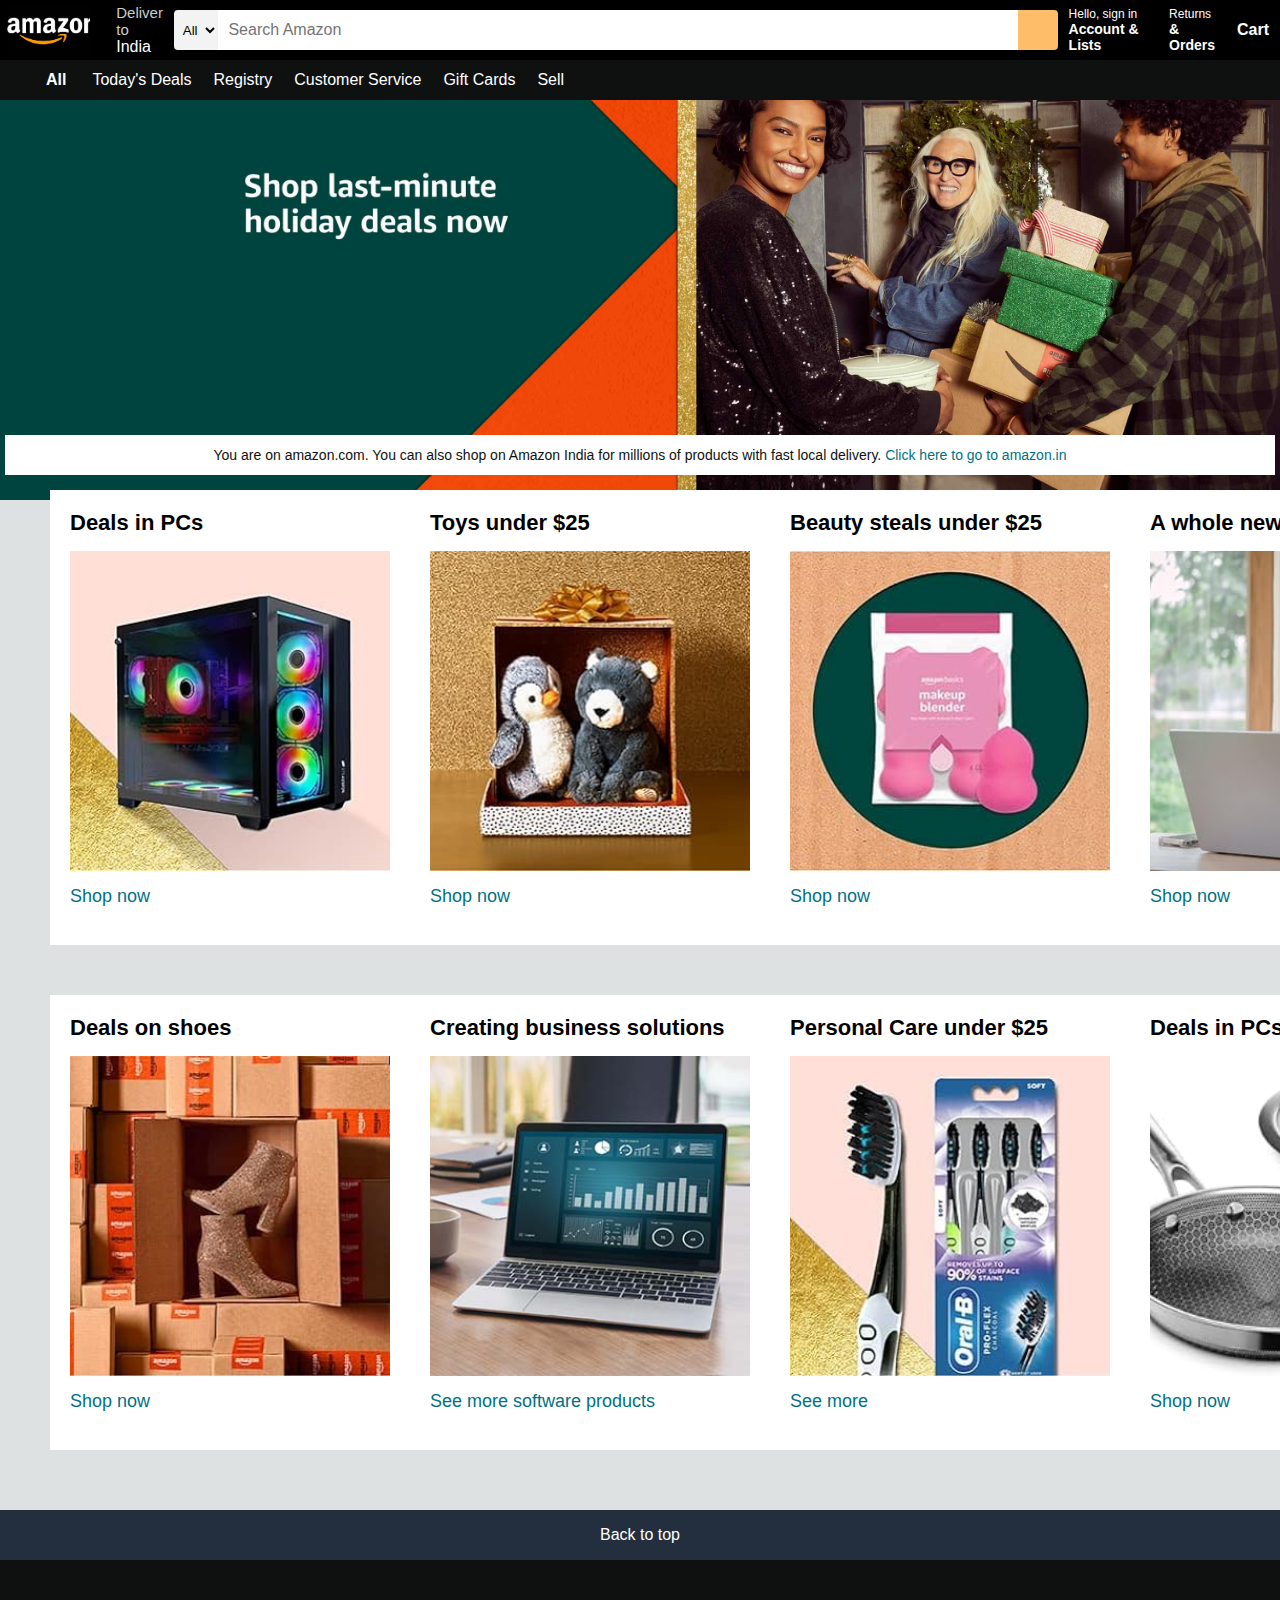
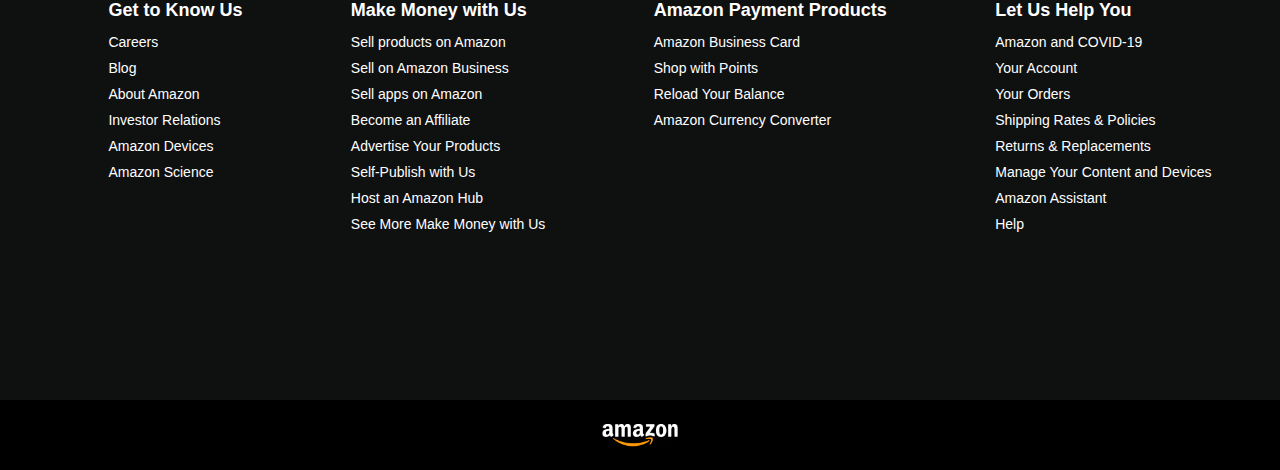
<file: amazon/index.html>
<!DOCTYPE html>
<html lang="en">
<head>
    <meta charset="UTF-8">
    <meta name="viewport" content="width=device-width, initial-scale=1.0">
    <title>Amazon</title>
    <link rel="stylesheet" href="https://cdnjs.cloudflare.com/ajax/libs/font-awesome/6.5.1/css/all.min.css" integrity="sha512-DTOQO9RWCH3ppGqcWaEA1BIZOC6xxalwEsw9c2QQeAIftl+Vegovlnee1c9QX4TctnWMn13TZye+giMm8e2LwA==" crossorigin="anonymous" referrerpolicy="no-referrer" />
    <link rel="stylesheet" href="styles.css">
</head>
<body>
    <header>
        <div class="navbar">
            <div class="nav-logo border">
                <div class="logo"></div>
            </div>
    
            <div class="address-box border">
                <div class="add-pin">
                    <i class="fa-solid fa-location-dot"></i>
                </div>
                <div class="add-loc">
                    <div class="add-first">Deliver to</div>
                    <div class="add-sec">India</div>
                </div>
            </div>
    
            <div class="nav-search">
                <select class="select-item">
                    <option value="All">All</option>
                </select>
                <input class="search-item" type="text" placeholder="Search Amazon">
                <div class="search-icon">
                    <i class="fa-solid fa-magnifying-glass"></i>
                </div>
            </div>
    
            <div class="nav-sign-in border">
                <div>
                    <p class="box1">Hello, sign in</p>
                    <p class="box2">Account & Lists</p></div>
            </div>
    
            <div class="nav-return border">
                <div>
                    <p class="box1">Returns</p>
                    <p class="box2">& Orders</p></div>
            </div>
    
            <div class="nav-cart border">
                <div class="cart-box">
                    <i class="fa-solid fa-cart-shopping"></i>
                    <p class="cart">Cart</p>
                </div>
            </div>
        </div>

        <div class="panel">
            <div class="menu border">
                <i class="fa-solid fa-bars"></i>
                <p class="all">All</p>
            </div>

            <div class="panel-list">
                <div><a href="#">Today's Deals</a></div>
                <div><a href="#">Registry</a></div>
                <div><a href="#">Customer Service</a></div>
                <div><a href="#">Gift Cards</a></div>
                <div><a href="#">Sell</a></div>
            </div>
        </div>
    </header>

    <main>
        <div class="hero-section">
            <div class="hero-msg-box">
                <div class="hero-msg">
                    <p>You are on amazon.com. You can also shop on Amazon India for millions of products with fast local delivery. 
                        <a href="#">Click here to go to amazon.in</a>
                    </p>
                </div>
            </div>
        </div>

        <div class="shop-section">
            <div class="shop-box">
                <div class="box">
                    <h2>Deals in PCs</h2>
                    <div class="shop-box-img">
                        <img class="img" src="images/image1.jpg" alt="image1">
                    </div>
                    <a href="#">Shop now</a>
                </div>
            </div>
            <div class="shop-box">
                <div class="box">
                    <h2>Toys under $25</h2>
                    <div class="shop-box-img">
                        <img class="img" src="images/image2.jpg" alt="image2">
                    </div>
                    <a href="#">Shop now</a>
                </div>
            </div>
            <div class="shop-box">
                <div class="box">
                    <h2>Beauty steals under $25</h2>
                    <div class="shop-box-img">
                        <img class="img" src="images/image3.jpg" alt="image3">
                    </div>
                    <a href="#">Shop now</a>
                </div>
            </div>
            <div class="shop-box">
                <div class="box">
                    <h2>A whole new way to work</h2>
                    <div class="shop-box-img">
                        <img class="img" src="images/image4.jpg" alt="image4">
                    </div>
                    <a href="#">Shop now</a>
                </div>
            </div>
        </div>
        <div class="shop-section">
            <div class="shop-box">
                <div class="box">
                    <h2>Deals on shoes</h2>
                    <div class="shop-box-img">
                        <img class="img" src="images/image5.jpg" alt="image5">
                    </div>
                    <a href="#">Shop now</a>
                </div>
            </div>
            <div class="shop-box">

                <div class="box">
                    <h2>Creating business solutions</h2>
                    <div class="shop-box-img">
                        <img class="img" src="images/image6.jpg" alt="image6">
                    </div>
                    <a href="#">See more software products</a>
                </div>
            </div>
            <div class="shop-box">
                <div class="box">
                    <h2>Personal Care under $25</h2>
                    <div class="shop-box-img">
                        <img class="img" src="images/image7.jpg" alt="image7">
                    </div>
                    <a href="#">See more</a>
                </div>
            </div>
            <div class="shop-box">
                <div class="box">
                    <h2>Deals in PCs</h2>
                    <div class="shop-box-img">
                        <img class="img" src="images/image8.jpg" alt="image8">
                    </div>
                    <a href="#">Shop now</a>
                </div>
            </div>
        </div>
    </main>
    <footer>
        <div class="foot-bar" style="height: 510px;">
            <div class="back-to-top"><p>Back to top</p></div>
            <div class="foot-contact-us">
                <div class="foot-box">
                    <h4>Get to Know Us</h4>
                    <ul>
                        <li><a href="#">Careers</a></li>
                        <li><a href="#">Blog</a></li>
                        <li><a href="#">About Amazon</a></li>
                        <li><a href="#">Investor Relations</a></li>
                        <li><a href="#">Amazon Devices</a></li>
                        <li><a href="#">Amazon Science</a></li>
                    </ul>
                </div>
                <div class="foot-box">
                    <h4>Make Money with Us</h4>
                    <ul>
                        <li><a href="#">Sell products on Amazon</a></li>
                        <li><a href="#">Sell on Amazon Business</a></li>
                        <li><a href="#">Sell apps on Amazon</a></li>
                        <li><a href="#">Become an Affiliate</a></li>
                        <li><a href="#">Advertise Your Products</a></li>
                        <li><a href="#">Self-Publish with Us</a></li>
                        <li><a href="#">Host an Amazon Hub</a></li>
                        <li><a href="#">See More Make Money with Us</a></li>
                    </ul>
                </div>
                <div class="foot-box">
                    <h4>Amazon Payment Products</h4>
                    <ul>
                        <li><a href="#">Amazon Business Card</a></li>
                        <li><a href="#">Shop with Points</a></li>
                        <li><a href="#">Reload Your Balance</a></li>
                        <li><a href="#">Amazon Currency Converter</a></li>
                    </ul>
                </div>
                <div class="foot-box">
                    <h4>Let Us Help You</h4>
                    <ul>
                        <li><a href="#">Amazon and COVID-19</a></li>
                        <li><a href="#">Your Account</a></li>
                        <li><a href="#">Your Orders</a></li>
                        <li><a href="#">Shipping Rates & Policies</a></li>
                        <li><a href="#">Returns & Replacements</a></li>
                        <li><a href="#">Manage Your Content and Devices</a></li>
                        <li><a href="#">Amazon Assistant</a></li>
                        <li><a href="#">Help</a></li>
                    </ul>
                </div>
            </div>
            <div class="foot-amazon">
                <img class="foot-logo" src="images/amazon_logo.jpg" alt="amazon_logo">
            </div>
        </div>
    </footer>
</body>
</html>
</file>
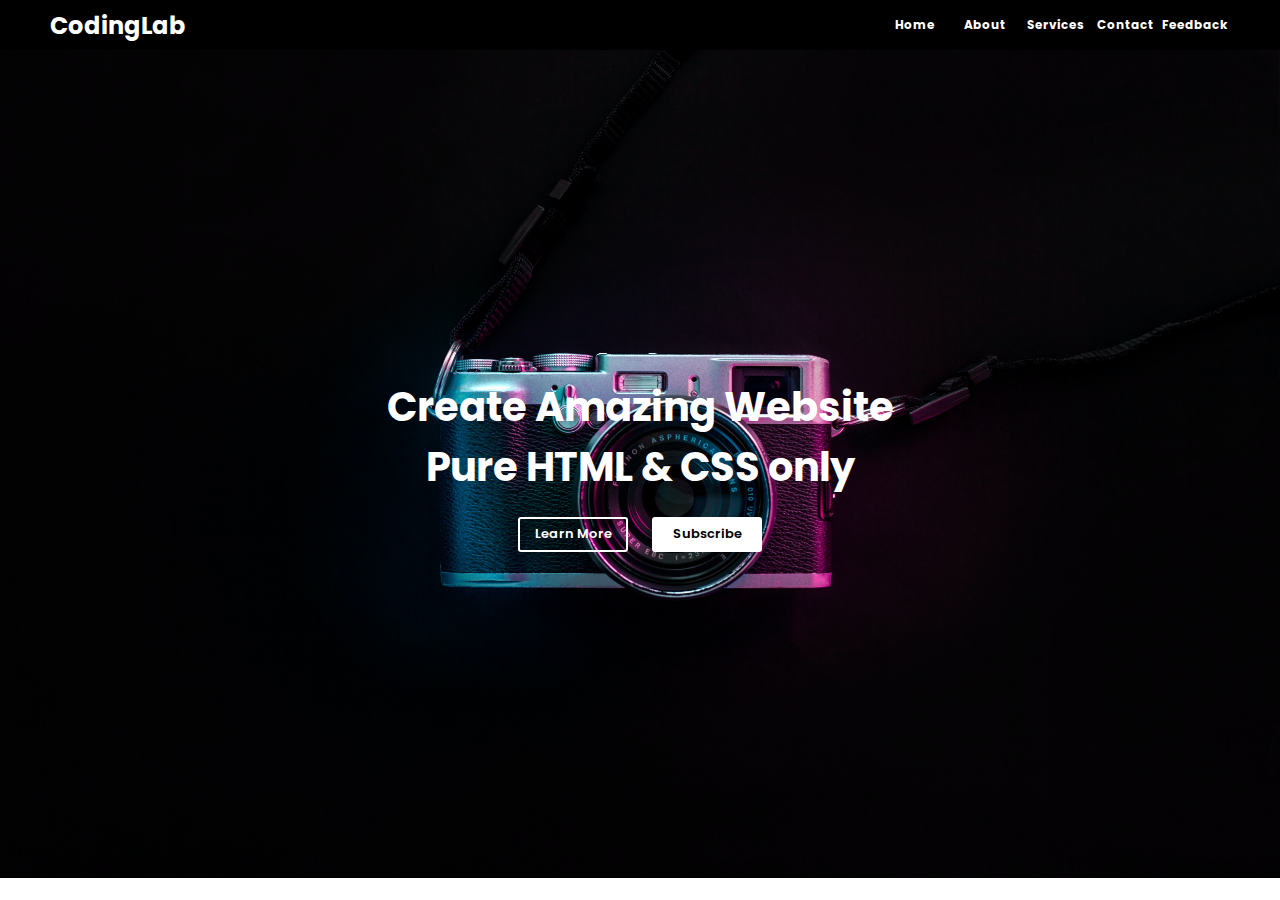
<file: Simple Website/index.html>
<!DOCTYPE html>
<html lang="en">
<head>
    <meta charset="UTF-8">
    <meta name="viewport" content="width=device-width, initial-scale=1.0">
    <title>Simple Website</title>
    <link rel="stylesheet" href="styles.css">
</head>
<body>
    <section>
        <header>
            <h2>CodingLab</h2>
            <div class="header-links">
                <a href="#">Home</a>
                <a href="#">About</a>
                <a href="#">Services</a>
                <a href="#">Contact</a>
                <a href="#">Feedback</a>
            </div>
        </header>
        <main>
            <h1>Create Amazing Website</h1>
            <h1>Pure HTML & CSS only</h1>
            <div class="buttons">
                <button class="learnMore">Learn More</button>
                <button class="subscribe">Subscribe</button>
            </div>
        </main>
    </section>
</body>
</html>
</file>
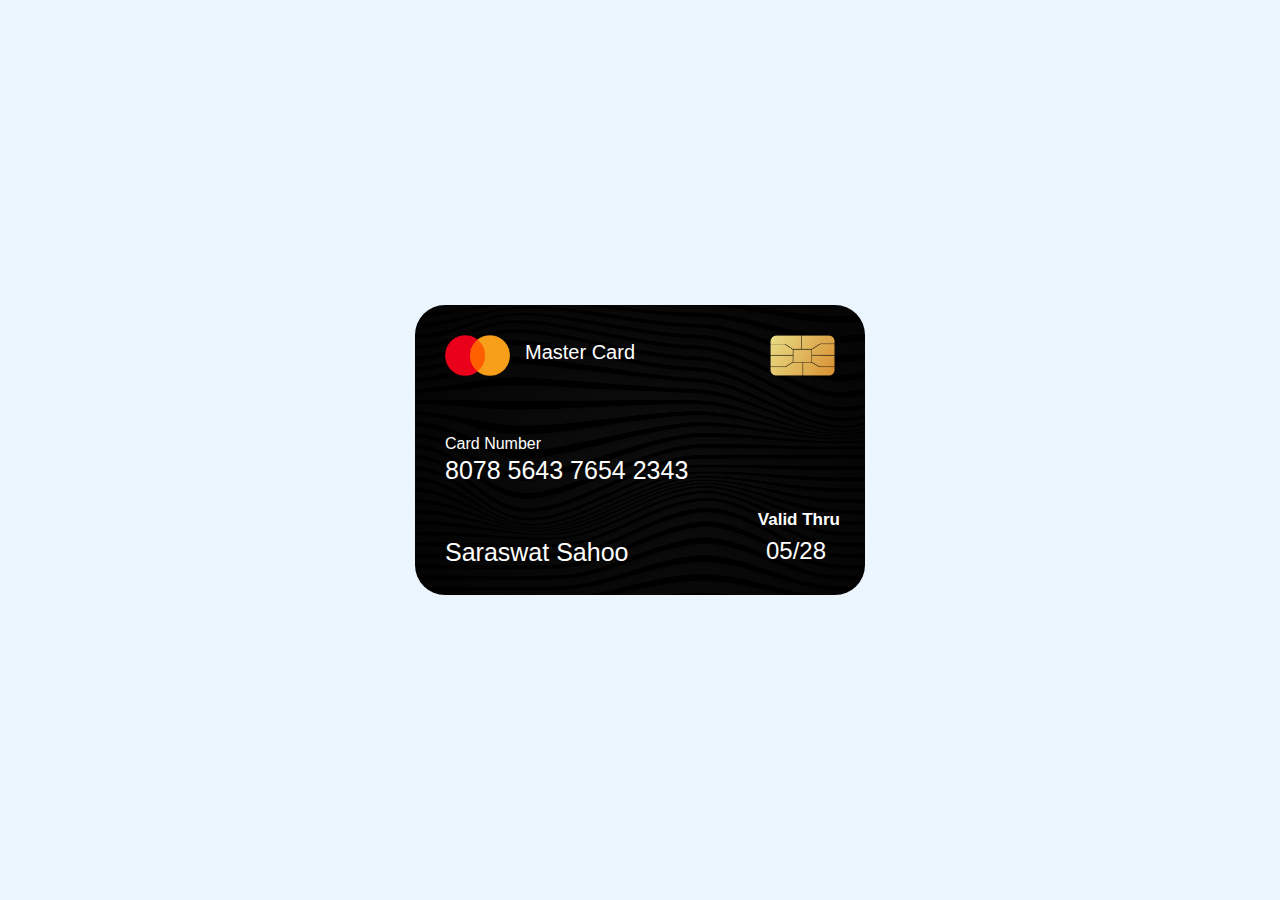
<file: Credit Card/creditCard.html>
<!DOCTYPE html>
<html lang="en">
<head>
    <meta charset="UTF-8">
    <meta name="viewport" content="width=device-width, initial-scale=1.0">
    <link rel="stylesheet" href="styles.css">
    <title>Credit Card</title>
</head>
<body>
    <section>
        <div class="card">
            <header>
                <img class="logo" src="logo.png">
                <p>Master Card</p>
                <img class="chip" src="chip.png">
            </header>
            <h4>Card Number</h4>
            <p class="number">8078 5643 7654 2343</p>
            <p class="name">Saraswat Sahoo</p>
            <p class="valid">Valid Thru</p>
            <p class="date">05/28</p>
        </div>
    </section>
</body>
</html>
</file>
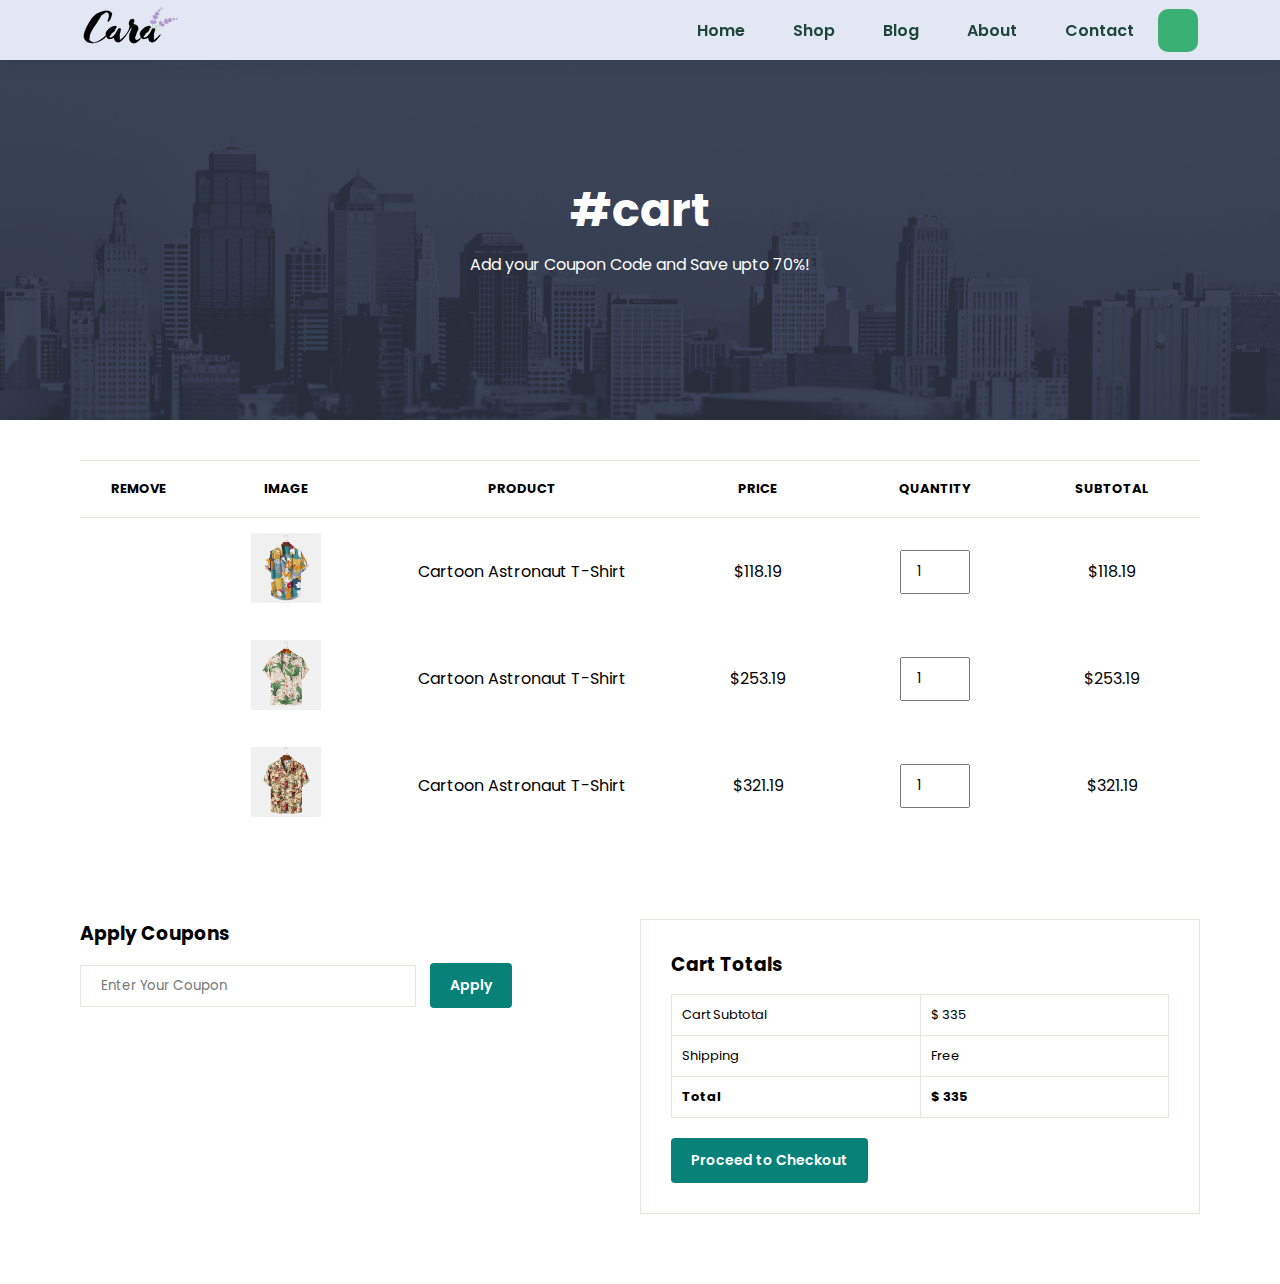
<file: E-comerce Website HTML CSS JS/cart.html>
<!DOCTYPE html>
<html lang="en">
<head>
    <meta charset="UTF-8">
    <meta name="viewport" content="width=device-width, initial-scale=1.0">
    <link rel="stylesheet" href="styles.css">
    <link rel="stylesheet" href="https://cdnjs.cloudflare.com/ajax/libs/font-awesome/6.5.1/css/all.min.css" integrity="sha512-DTOQO9RWCH3ppGqcWaEA1BIZOC6xxalwEsw9c2QQeAIftl+Vegovlnee1c9QX4TctnWMn13TZye+giMm8e2LwA==" crossorigin="anonymous" referrerpolicy="no-referrer" />
    <title>Ecomerce Website</title>
</head>
<body>
    <header>
        <a href="/"><img src="img/logo.png" alt="" class="logo-img"></a>
        <div class="navbar">
            <a href="index.html">Home</a>
            <a href="shop.html">Shop</a>
            <a href="blog.html">Blog</a>
            <a href="about.html">About</a>
            <a href="contact.html">Contact</a>
            <a href="cart.html" class="active"><i class="fa-solid fa-bag-shopping"></i></a>
        </div>
    </header>
    <main>
        
        <div class="page-header" style="background-image: url('img/about/banner.png');">
            <h2>#cart</h2>
            <p>Add your Coupon Code and Save upto 70%!</p>
        </div>

        <div id="cart" class="section-p1">
            <table width="100%">
                <thead>
                    <tr>
                        <td>Remove</td>
                        <td>Image</td>
                        <td>Product</td>
                        <td>Price</td>
                        <td>Quantity</td>
                        <td>Subtotal</td>
                    </tr>
                </thead>
                <tbody>
                    <tr>
                        <td><a href="#"><i class="fa-solid fa-xmark"></i></a></td>
                        <td><img src="img/products/f1.jpg" alt=""></td>
                        <td>Cartoon Astronaut T-Shirt</td>
                        <td>$118.19</td>
                        <td><input type="number" value="1" onclick="updatePrice()" id="p1"></td>
                        <td id="st1">$118.19</td>
                    </tr>
                    <tr>
                        <td><a href="#"><i class="fa-solid fa-xmark"></i></a></td>
                        <td><img src="img/products/f2.jpg" alt=""></td>
                        <td>Cartoon Astronaut T-Shirt</td>
                        <td>$253.19</td>
                        <td><input type="number" value="1" onclick="updatePrice()" id="p2"></td>
                        <td id="st2">$253.19</td>
                    </tr>
                    <tr>
                        <td><a href="#"><i class="fa-solid fa-xmark"></i></a></td>
                        <td><img src="img/products/f3.jpg" alt=""></td>
                        <td>Cartoon Astronaut T-Shirt</td>
                        <td>$321.19</td>
                        <td><input type="number" value="1" onclick="updatePrice()" id="p3"></td>
                        <td id="st3">$321.19</td>
                    </tr>
                </tbody>
            </table>
        </div>

        <div id="cart-add" class="section-p1">
            <div id="coupon">
                <h3>Apply Coupons</h3>
                <input type="text" placeholder="Enter Your Coupon">
                <button class="normal">Apply</button>
            </div>
            <div id="subtotal">
                <h3>Cart Totals</h3>
                <table>
                    <tr>
                        <td>Cart Subtotal</td>
                        <td id="subt">$ 335</td>
                    </tr>
                    <tr>
                        <td>Shipping</td>
                        <td>Free</td>
                    </tr>
                    <tr>
                        <td><Strong>Total</Strong></td>
                        <td><Strong id="Total">$ 335</Strong></td>
                    </tr>
                </table>
                <button class="normal">Proceed to Checkout</button>
            </div>
        </div>
    </main>
</body>
<script src="functions.js"></script>
</html>
</file>
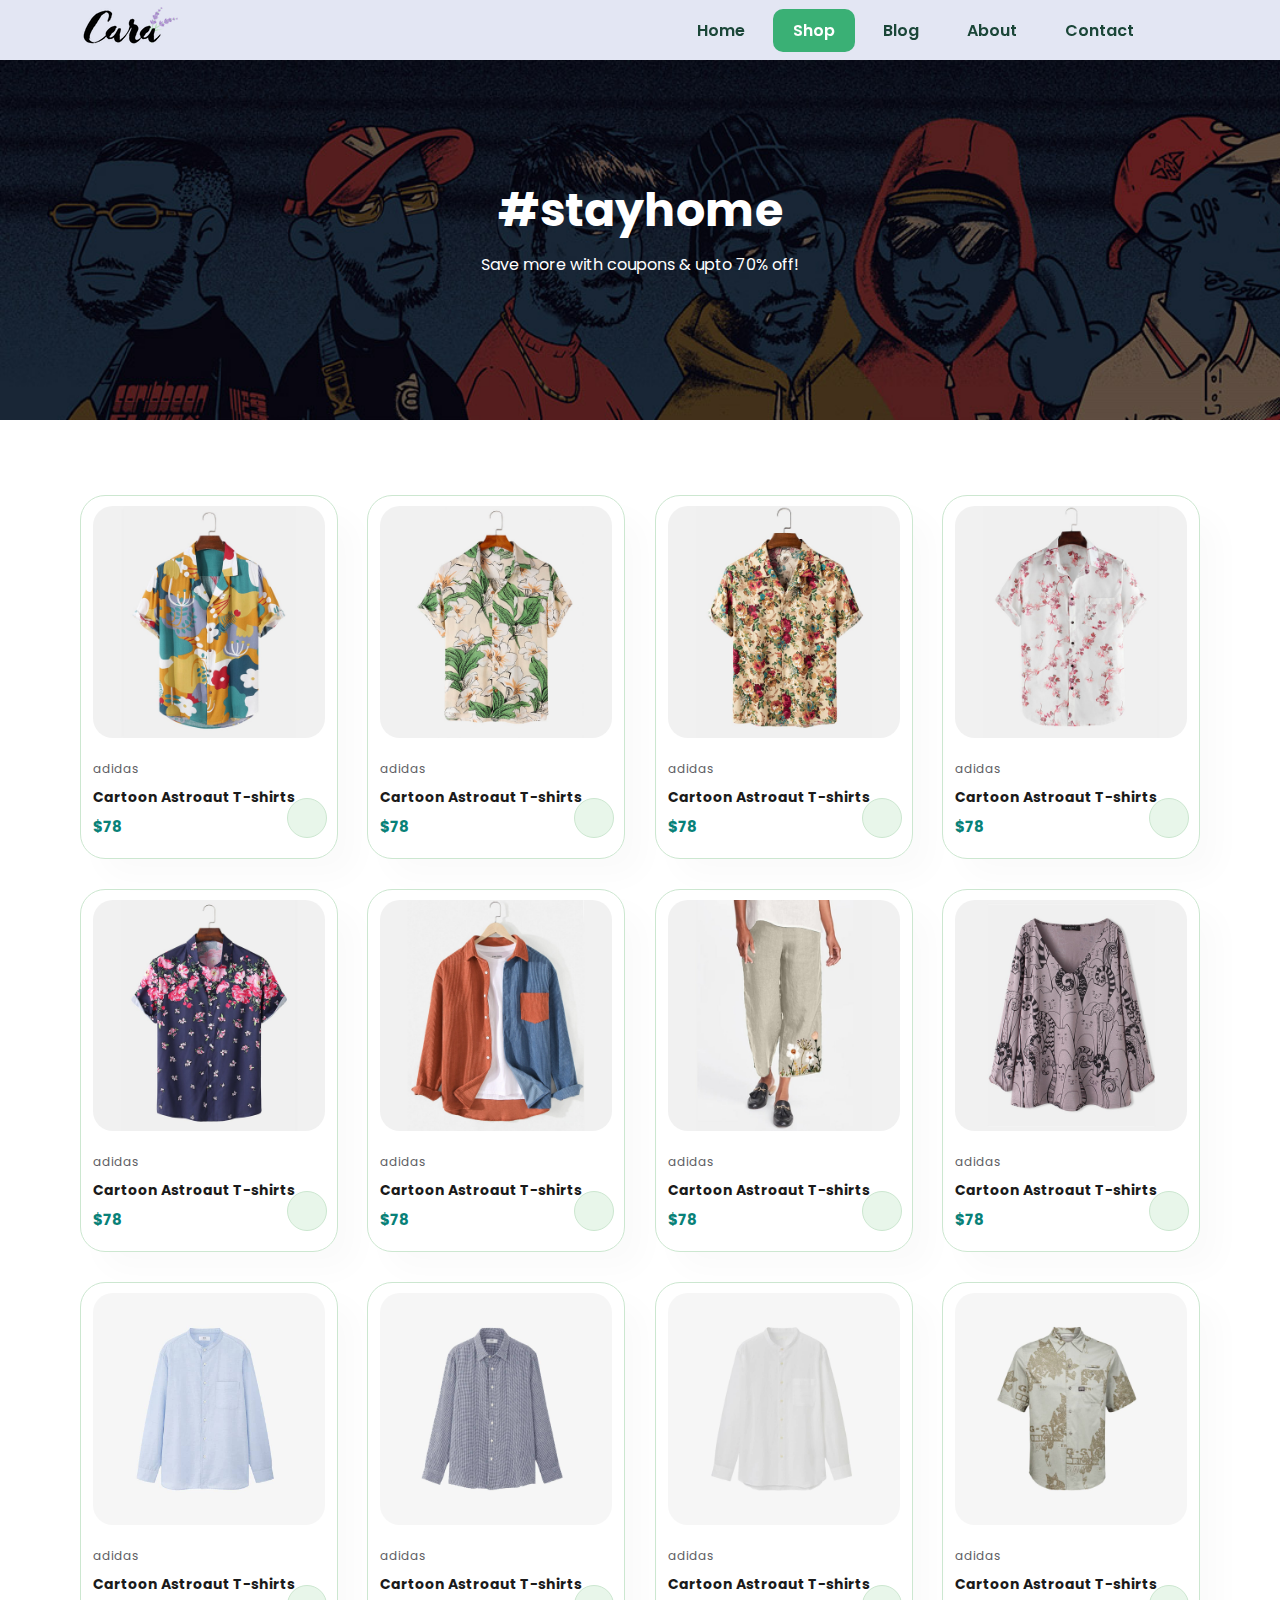
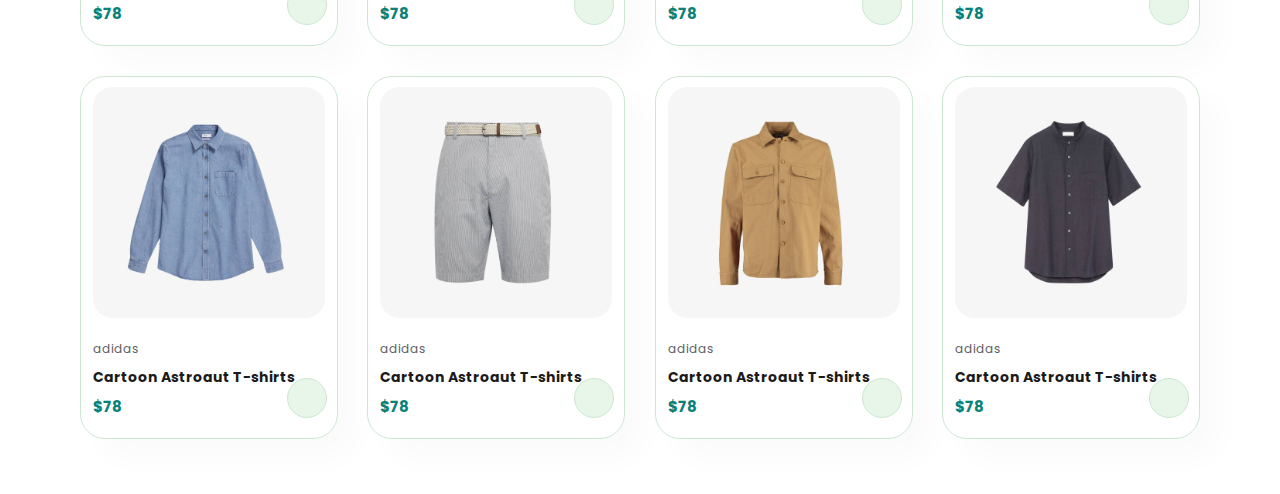
<file: E-comerce Website HTML CSS JS/shop.html>
<!DOCTYPE html>
<html lang="en">
<head>
    <meta charset="UTF-8">
    <meta name="viewport" content="width=device-width, initial-scale=1.0">
    <link rel="stylesheet" href="styles.css">
    <link rel="stylesheet" href="https://cdnjs.cloudflare.com/ajax/libs/font-awesome/6.5.1/css/all.min.css" integrity="sha512-DTOQO9RWCH3ppGqcWaEA1BIZOC6xxalwEsw9c2QQeAIftl+Vegovlnee1c9QX4TctnWMn13TZye+giMm8e2LwA==" crossorigin="anonymous" referrerpolicy="no-referrer" />
    <title>Ecomerce Website</title>
</head>
<body>
    <header>
        <a href="/"><img src="img/logo.png" alt="" class="logo-img"></a>
        <input type="checkbox" id="check">
        <div class="navbar">
            <a href="index.html">Home</a>
            <a class="active" href="shop.html">Shop</a>
            <a href="blog.html">Blog</a>
            <a href="about.html">About</a>
            <a href="contact.html">Contact</a>
            <a href="cart.html"><i class="fa-solid fa-bag-shopping"></i></a>
        </div>
        <label class="menu" for="check"><i class="fa-solid fa-bars menu"></i></label>
        <div class="sidebar">
            <div class="sidebar-menu welcome">Welcome <label for="check"><i class="fa-solid fa-xmark "></i></label></div>
            <div class="sidebar-menu"><a href="index.html">Home</a></div>
            <div class="sidebar-menu active"><a href="shop.html" class="active">Shop</a></div>
            <div class="sidebar-menu">Blog</div>
            <div class="sidebar-menu">About</div>
            <div class="sidebar-menu">Contact</div>
            <div class="sidebar-menu">Go to Cart</div>
        </div>
    </header>
    <main>
        
        <div class="page-header">
            <h2>#stayhome</h2>
            <p>Save more with coupons & upto 70% off! </p>
        </div>
       
        <div id="product1" class="section-p1">
            <div class="pro-container">
                <div class="pro" onclick="window.location.href='sproduct.html';">
                    <img src="img/products/f1.jpg" alt="">
                    <div class="des">
                        <span>adidas</span>
                        <h5>Cartoon Astroaut T-shirts</h5>
                        <div class="star">
                            <i class="fas fa-star"></i>
                            <i class="fas fa-star"></i>
                            <i class="fas fa-star"></i>
                            <i class="fas fa-star"></i>
                            <i class="fas fa-star"></i>
                        </div>
                        <h4>$78</h4>
                    </div>
                    <a href="#"><i class="fa-solid fa-cart-shopping cart"></i></a>
                </div>
                <div class="pro">
                    <img src="img/products/f2.jpg" alt="">
                    <div class="des">
                        <span>adidas</span>
                        <h5>Cartoon Astroaut T-shirts</h5>
                        <div class="star">
                            <i class="fas fa-star"></i>
                            <i class="fas fa-star"></i>
                            <i class="fas fa-star"></i>
                            <i class="fas fa-star"></i>
                            <i class="fas fa-star"></i>
                        </div>
                        <h4>$78</h4>
                    </div>
                    <a href="#"><i class="fa-solid fa-cart-shopping cart"></i></a>
                </div>
                <div class="pro">
                    <img src="img/products/f3.jpg" alt="">
                    <div class="des">
                        <span>adidas</span>
                        <h5>Cartoon Astroaut T-shirts</h5>
                        <div class="star">
                            <i class="fas fa-star"></i>
                            <i class="fas fa-star"></i>
                            <i class="fas fa-star"></i>
                            <i class="fas fa-star"></i>
                            <i class="fas fa-star"></i>
                        </div>
                        <h4>$78</h4>
                    </div>
                    <a href="#"><i class="fa-solid fa-cart-shopping cart"></i></a>
                </div>
                <div class="pro">
                    <img src="img/products/f4.jpg" alt="">
                    <div class="des">
                        <span>adidas</span>
                        <h5>Cartoon Astroaut T-shirts</h5>
                        <div class="star">
                            <i class="fas fa-star"></i>
                            <i class="fas fa-star"></i>
                            <i class="fas fa-star"></i>
                            <i class="fas fa-star"></i>
                            <i class="fas fa-star"></i>
                        </div>
                        <h4>$78</h4>
                    </div>
                    <a href="#"><i class="fa-solid fa-cart-shopping cart"></i></a>
                </div>
                <div class="pro">
                    <img src="img/products/f5.jpg" alt="">
                    <div class="des">
                        <span>adidas</span>
                        <h5>Cartoon Astroaut T-shirts</h5>
                        <div class="star">
                            <i class="fas fa-star"></i>
                            <i class="fas fa-star"></i>
                            <i class="fas fa-star"></i>
                            <i class="fas fa-star"></i>
                            <i class="fas fa-star"></i>
                        </div>
                        <h4>$78</h4>
                    </div>
                    <a href="#"><i class="fa-solid fa-cart-shopping cart"></i></a>
                </div>
                <div class="pro">
                    <img src="img/products/f6.jpg" alt="">
                    <div class="des">
                        <span>adidas</span>
                        <h5>Cartoon Astroaut T-shirts</h5>
                        <div class="star">
                            <i class="fas fa-star"></i>
                            <i class="fas fa-star"></i>
                            <i class="fas fa-star"></i>
                            <i class="fas fa-star"></i>
                            <i class="fas fa-star"></i>
                        </div>
                        <h4>$78</h4>
                    </div>
                    <a href="#"><i class="fa-solid fa-cart-shopping cart"></i></a>
                </div>
                <div class="pro">
                    <img src="img/products/f7.jpg" alt="">
                    <div class="des">
                        <span>adidas</span>
                        <h5>Cartoon Astroaut T-shirts</h5>
                        <div class="star">
                            <i class="fas fa-star"></i>
                            <i class="fas fa-star"></i>
                            <i class="fas fa-star"></i>
                            <i class="fas fa-star"></i>
                            <i class="fas fa-star"></i>
                        </div>
                        <h4>$78</h4>
                    </div>
                    <a href="#"><i class="fa-solid fa-cart-shopping cart"></i></a>
                </div>
                <div class="pro">
                    <img src="img/products/f8.jpg" alt="">
                    <div class="des">
                        <span>adidas</span>
                        <h5>Cartoon Astroaut T-shirts</h5>
                        <div class="star">
                            <i class="fas fa-star"></i>
                            <i class="fas fa-star"></i>
                            <i class="fas fa-star"></i>
                            <i class="fas fa-star"></i>
                            <i class="fas fa-star"></i>
                        </div>
                        <h4>$78</h4>
                    </div>
                    <a href="#"><i class="fa-solid fa-cart-shopping cart"></i></a>
                </div> 
                <div class="pro">
                    <img src="img/products/n1.jpg" alt="">
                    <div class="des">
                        <span>adidas</span>
                        <h5>Cartoon Astroaut T-shirts</h5>
                        <div class="star">
                            <i class="fas fa-star"></i>
                            <i class="fas fa-star"></i>
                            <i class="fas fa-star"></i>
                            <i class="fas fa-star"></i>
                            <i class="fas fa-star"></i>
                        </div>
                        <h4>$78</h4>
                    </div>
                    <a href="#"><i class="fa-solid fa-cart-shopping cart"></i></a>
                </div>
                <div class="pro">
                    <img src="img/products/n2.jpg" alt="">
                    <div class="des">
                        <span>adidas</span>
                        <h5>Cartoon Astroaut T-shirts</h5>
                        <div class="star">
                            <i class="fas fa-star"></i>
                            <i class="fas fa-star"></i>
                            <i class="fas fa-star"></i>
                            <i class="fas fa-star"></i>
                            <i class="fas fa-star"></i>
                        </div>
                        <h4>$78</h4>
                    </div>
                    <a href="#"><i class="fa-solid fa-cart-shopping cart"></i></a>
                </div>
                <div class="pro">
                    <img src="img/products/n3.jpg" alt="">
                    <div class="des">
                        <span>adidas</span>
                        <h5>Cartoon Astroaut T-shirts</h5>
                        <div class="star">
                            <i class="fas fa-star"></i>
                            <i class="fas fa-star"></i>
                            <i class="fas fa-star"></i>
                            <i class="fas fa-star"></i>
                            <i class="fas fa-star"></i>
                        </div>
                        <h4>$78</h4>
                    </div>
                    <a href="#"><i class="fa-solid fa-cart-shopping cart"></i></a>
                </div>
                <div class="pro">
                    <img src="img/products/n4.jpg" alt="">
                    <div class="des">
                        <span>adidas</span>
                        <h5>Cartoon Astroaut T-shirts</h5>
                        <div class="star">
                            <i class="fas fa-star"></i>
                            <i class="fas fa-star"></i>
                            <i class="fas fa-star"></i>
                            <i class="fas fa-star"></i>
                            <i class="fas fa-star"></i>
                        </div>
                        <h4>$78</h4>
                    </div>
                    <a href="#"><i class="fa-solid fa-cart-shopping cart"></i></a>
                </div>
                <div class="pro">
                    <img src="img/products/n5.jpg" alt="">
                    <div class="des">
                        <span>adidas</span>
                        <h5>Cartoon Astroaut T-shirts</h5>
                        <div class="star">
                            <i class="fas fa-star"></i>
                            <i class="fas fa-star"></i>
                            <i class="fas fa-star"></i>
                            <i class="fas fa-star"></i>
                            <i class="fas fa-star"></i>
                        </div>
                        <h4>$78</h4>
                    </div>
                    <a href="#"><i class="fa-solid fa-cart-shopping cart"></i></a>
                </div>
                <div class="pro">
                    <img src="img/products/n6.jpg" alt="">
                    <div class="des">
                        <span>adidas</span>
                        <h5>Cartoon Astroaut T-shirts</h5>
                        <div class="star">
                            <i class="fas fa-star"></i>
                            <i class="fas fa-star"></i>
                            <i class="fas fa-star"></i>
                            <i class="fas fa-star"></i>
                            <i class="fas fa-star"></i>
                        </div>
                        <h4>$78</h4>
                    </div>
                    <a href="#"><i class="fa-solid fa-cart-shopping cart"></i></a>
                </div>
                <div class="pro">
                    <img src="img/products/n7.jpg" alt="">
                    <div class="des">
                        <span>adidas</span>
                        <h5>Cartoon Astroaut T-shirts</h5>
                        <div class="star">
                            <i class="fas fa-star"></i>
                            <i class="fas fa-star"></i>
                            <i class="fas fa-star"></i>
                            <i class="fas fa-star"></i>
                            <i class="fas fa-star"></i>
                        </div>
                        <h4>$78</h4>
                    </div>
                    <a href="#"><i class="fa-solid fa-cart-shopping cart"></i></a>
                </div>
                <div class="pro">
                    <img src="img/products/n8.jpg" alt="">
                    <div class="des">
                        <span>adidas</span>
                        <h5>Cartoon Astroaut T-shirts</h5>
                        <div class="star">
                            <i class="fas fa-star"></i>
                            <i class="fas fa-star"></i>
                            <i class="fas fa-star"></i>
                            <i class="fas fa-star"></i>
                            <i class="fas fa-star"></i>
                        </div>
                        <h4>$78</h4>
                    </div>
                    <a href="#"><i class="fa-solid fa-cart-shopping cart"></i></a>
                </div>
                 
            </div>
        </div>
    </main>
</body>
<script src="functions.js"></script>
</html>
</file>
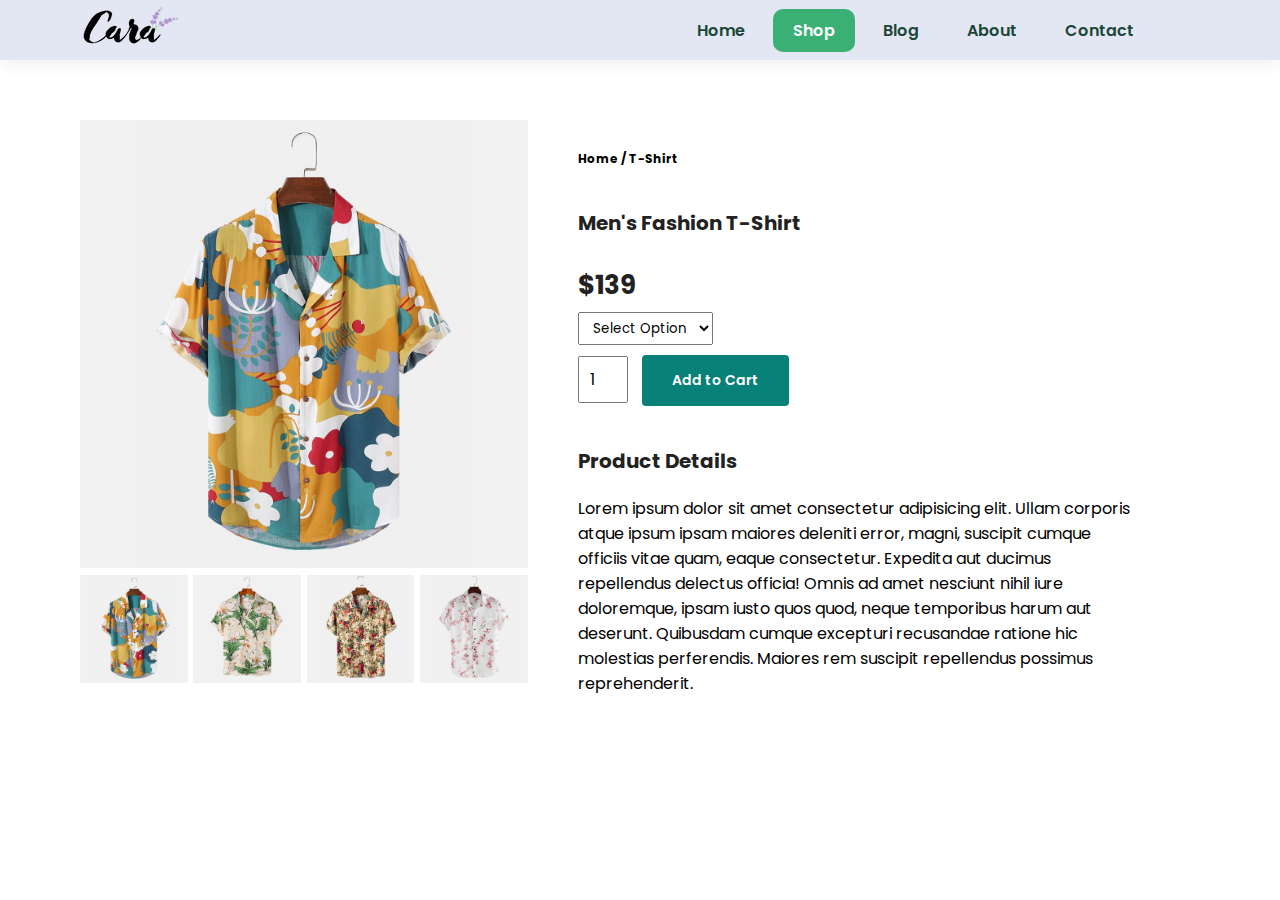
<file: E-comerce Website HTML CSS JS/sproduct.html>
<!DOCTYPE html>
<html lang="en">
<head>
    <meta charset="UTF-8">
    <meta name="viewport" content="width=device-width, initial-scale=1.0">
    <link rel="stylesheet" href="styles.css">
    <link rel="stylesheet" href="https://cdnjs.cloudflare.com/ajax/libs/font-awesome/6.5.1/css/all.min.css" integrity="sha512-DTOQO9RWCH3ppGqcWaEA1BIZOC6xxalwEsw9c2QQeAIftl+Vegovlnee1c9QX4TctnWMn13TZye+giMm8e2LwA==" crossorigin="anonymous" referrerpolicy="no-referrer" />
    <title>Ecomerce Website</title>
</head>
<body>
    <header>
        <a href="/"><img src="img/logo.png" alt="" class="logo-img"></a>
        <div class="navbar">
            <a href="index.html">Home</a>
            <a class="active" href="shop.html">Shop</a>
            <a href="blog.html">Blog</a>
            <a href="about.html">About</a>
            <a href="contact.html">Contact</a>
            <a href="cart.html"><i class="fa-solid fa-bag-shopping"></i></a>
        </div>
    </header>
    <main>
        <div class="prodetails section-p1">
            <div class="single-proimage">
                <img src="img/products/f1.jpg" width="100%" id="MainImg" alt="">
                <div class="small-img-group">
                    <div class="small-img-col">
                        <img src="img/products/f1.jpg" width="100%" class="small-img">
                    </div>
                    <div class="small-img-col">
                        <img src="img/products/f2.jpg" width="100%" class="small-img">
                    </div>
                    <div class="small-img-col">
                        <img src="img/products/f3.jpg" width="100%" class="small-img">
                    </div>
                    <div class="small-img-col">
                        <img src="img/products/f4.jpg" width="100%" class="small-img">
                    </div>
                </div>
            </div>

            <div class="single-pro-details">
                <h6>Home / T-Shirt</h6>
                <h4>Men's Fashion T-Shirt</h4>
                <h2>$139</h2>
                <select>
                    <option>Select Option</option>
                    <option>XL</option>
                    <option>XXL</option>
                    <option>Small</option>
                    <option>Large</option>
                </select>
                <input type="number" value="1">
                <button class="normal">Add to Cart</button>
                <h4>Product Details</h4>
                <span>Lorem ipsum dolor sit amet consectetur adipisicing elit. Ullam corporis atque ipsum ipsam maiores deleniti error, magni, suscipit cumque officiis vitae quam, eaque consectetur. Expedita aut ducimus repellendus delectus officia!
                Omnis ad amet nesciunt nihil iure doloremque, ipsam iusto quos quod, neque temporibus harum aut deserunt. Quibusdam cumque excepturi recusandae ratione hic molestias perferendis. Maiores rem suscipit repellendus possimus reprehenderit.</span>
            </div>
        </div>
    </main>
</body>

<script>
    var MainImg = document.getElementById("MainImg");
    var smallImg = document.getElementsByClassName("small-img");

    smallImg[0].onClick = function (){
        MainImg.src = smallImg[0].src;
    }
    smallImg[1].onclick = function(){
        MainImg.src = smallImg[1].src;
    }
    smallImg[2].onclick = function(){
        MainImg.src = smallImg[2].src;
    }
    smallImg[3].onclick = function(){
        MainImg.src = smallImg[3].src;
    }
</script>
<script src="functions.js"></script>
</html>
</file>
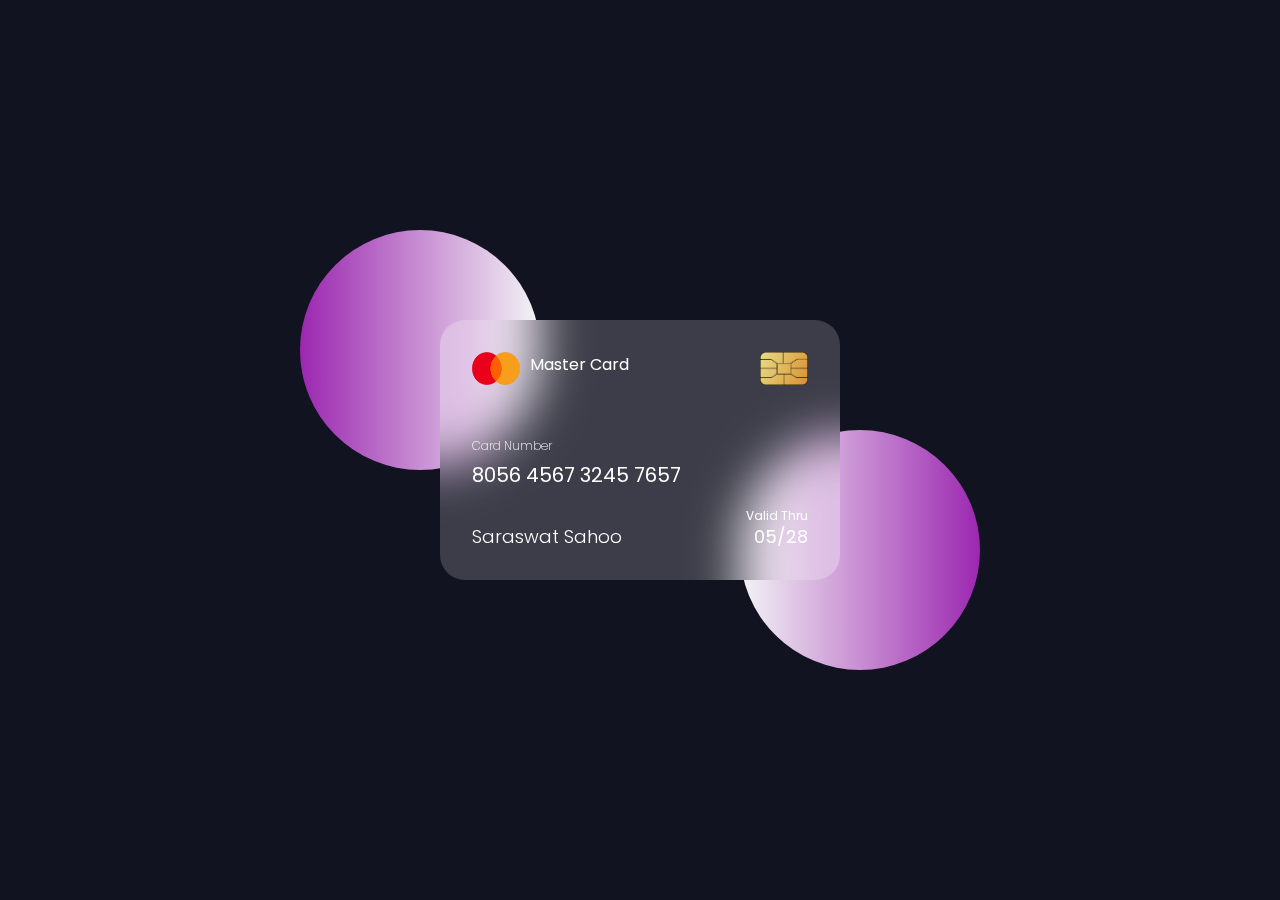
<file: Flipping Card UI/Card.html>
<!DOCTYPE html>
<html lang="en">
<head>
    <meta charset="UTF-8">
    <meta name="viewport" content="width=device-width, initial-scale=1.0">
    <title>Flipping Card UI</title>
    <link rel="stylesheet" href="styles.css">
</head>
<body>
    <section>
        <div class="circle1"></div>
        <div class="circle2"></div>
        <div class="container">
                <div class="card front-side">
                    <div class="head">
                        <img src="logo.png" alt="">
                        <h5>Master Card</h5>
                        <img class="chip" src="chip.png" alt="">
                    </div>
                    <div class="content">
                        <h6>Card Number</h6>
                        <p class="number">8056 4567 3245 7657</p>
                        <p class="name">Saraswat Sahoo</p>
                        <p class="valid">Valid Thru</p>
                        <p class="date">05/28</p>
                    </div>
                </div>
                <div class="card back-side">
                    <h6>
                            For customer service call +977 4343 3433 or email at mastercard@gmail.com
                    </h6>
                    <div class="magnetic-strip"></div>
                    <div class="signature"><i>005</i></div>
                    <p>Lorem, ipsum dolor sit amet consectetur adipisicing elit. Voluptate earum fugit provident, labore est in accusamus. Accusantium doloribus deserunt sint vel numquam porro mollitia, cum similique illo amet, repellat corrupti?
                        Reiciendis assumenda perferendis quis et ea! Accusamus corrupti eaque labore.
                    </p>
                </div>
        </div>
    </section>
</body>
</html>
</file>
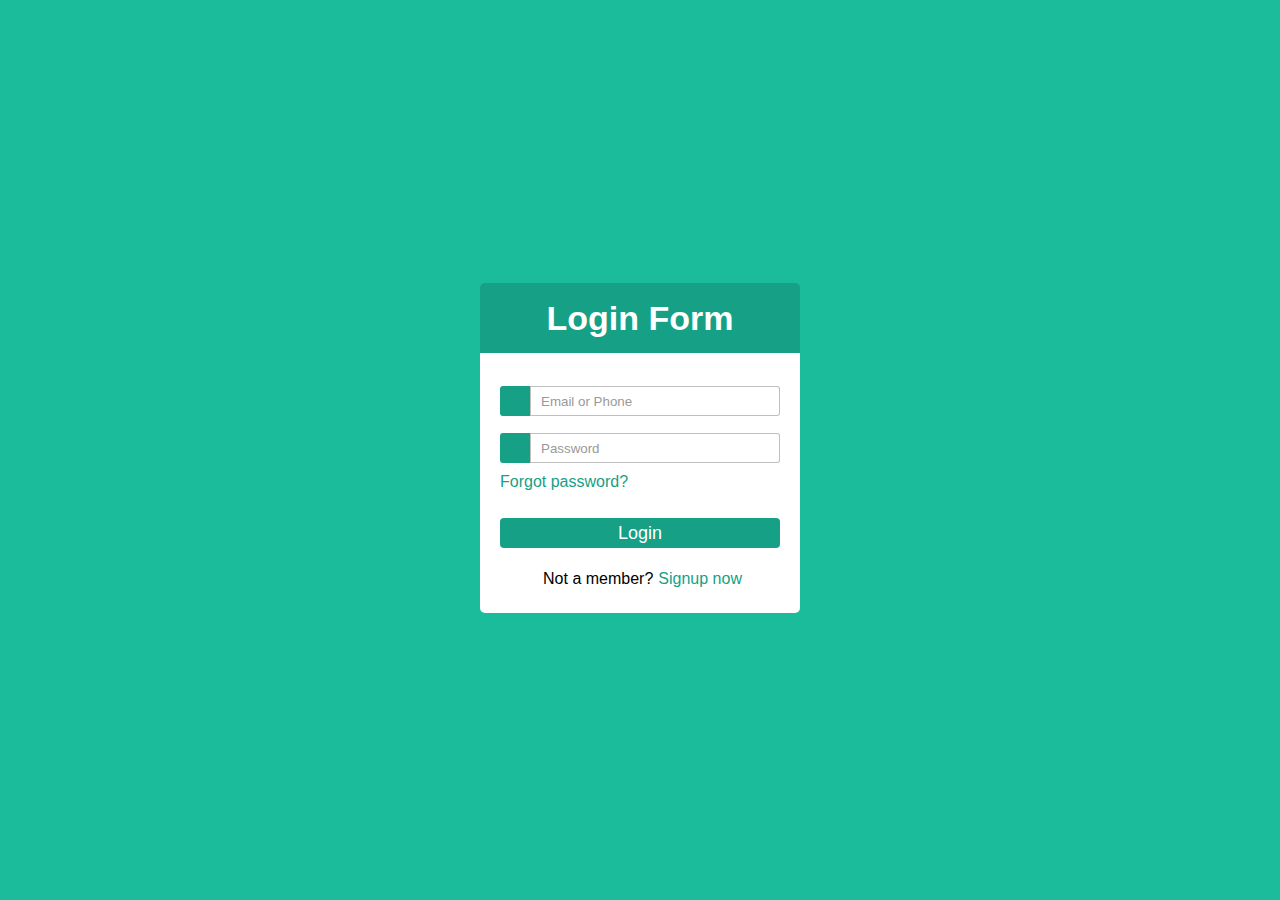
<file: Login Page/loginPage.html>
<!DOCTYPE html>
<html lang="en">
<head>
    <meta charset="UTF-8">
    <meta name="viewport" content="width=device-width, initial-scale=1.0">
    <title>Login Page</title>
    <link rel="stylesheet" href="styles.css">
    <link rel="stylesheet" href="https://cdnjs.cloudflare.com/ajax/libs/font-awesome/6.5.1/css/all.min.css" integrity="sha512-DTOQO9RWCH3ppGqcWaEA1BIZOC6xxalwEsw9c2QQeAIftl+Vegovlnee1c9QX4TctnWMn13TZye+giMm8e2LwA==" crossorigin="anonymous" referrerpolicy="no-referrer" />
</head>
<body>
    <div class="container">
        <section>
            <header>
                <h2>Login Form</h2>
            </header>
            <form action="#">
                <div class="emailContainer">
                    <div class="user"><i class="fa-solid fa-user"></i></div>
                    <input class="email" type="text" placeholder="Email or Phone" required>
                </div>
                <div class="passwordContainer">
                    <div class="lock"><i class="fa-solid fa-lock"></i></div>
                    <input class="password" type="text" placeholder="Password" required>
                </div>
                <div class="login">
                    <a class="forgot" href="#">Forgot password?</a>
                    <button class="btn">Login</button>
                </div>
                <div class="signup-container"><span>Not a member?</span><a class="signup" href="#">Signup now</a></div>
            </form>
        </section>
    </div>
</body>
</html>
</file>
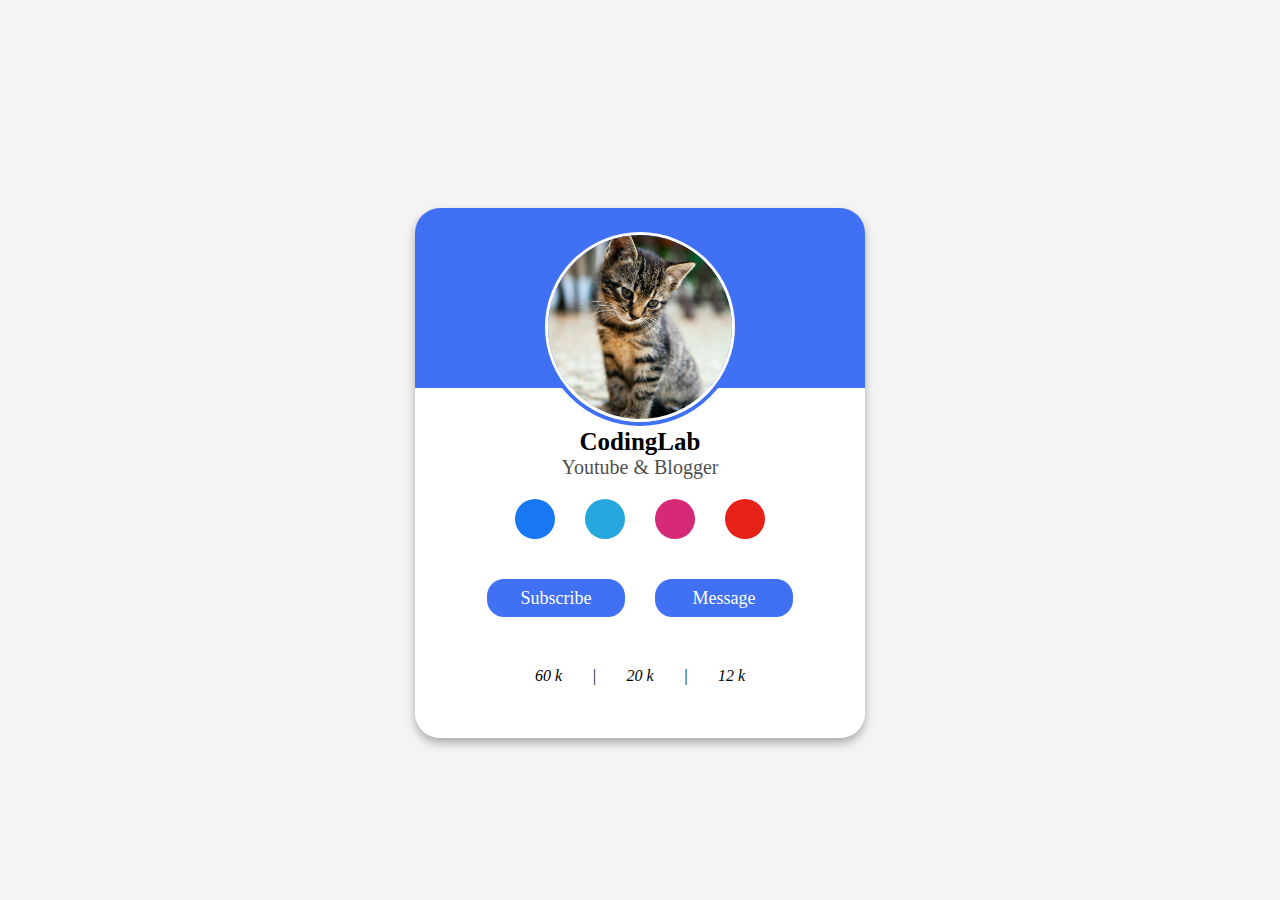
<file: Profile Card/profileCard.html>
<!DOCTYPE html>
<html lang="en">
<head>
    <meta charset="UTF-8">
    <meta name="viewport" content="width=device-width, initial-scale=1.0">
    <title>Document</title>
    <link rel="stylesheet" href="styles.css">
    <link rel="stylesheet" href="https://cdnjs.cloudflare.com/ajax/libs/font-awesome/6.5.1/css/all.min.css" integrity="sha512-DTOQO9RWCH3ppGqcWaEA1BIZOC6xxalwEsw9c2QQeAIftl+Vegovlnee1c9QX4TctnWMn13TZye+giMm8e2LwA==" crossorigin="anonymous" referrerpolicy="no-referrer" />
</head>
<body>
    <main>
        <div class="content-box">
            <div class="box1">
                <div class="img-container">
                    <img class="img" src="profilePic.jpg" alt="Profile Pic">
                </div>
            </div>
            <div class="box2">
                <div class="name">
                    CodingLab
                </div>
                <div class="youtube-box">
                    Youtube & Blogger
                </div>
                <div class="connect">
                    <a class="facebook" href="#"><i class="fa-brands fa-facebook-f"></i></a>
                    <a class="twitter" href="#"><i class="fa-brands fa-twitter"></i></a>
                    <a class="instagram" href="#"><i class="fa-brands fa-instagram"></i></a>
                    <a class="youtube" href="#"><i class="fa-brands fa-youtube"></i></a>
                </div>
                <div class="subscribe-box">
                    <div class="subscribe">
                        <a href="">Subscribe</a>
                    </div>
                    <div class="message">
                        <a href="">Message</a>
                    </div>
                </div>
                <div class="likes-box">
                    <i class="fa-regular fa-heart"> 60 k</i>
                    <i>|</i>
                    <i class="fa-regular fa-comment"> 20 k</i>
                    <i>|</i>
                    <i class="fa-regular fa-share-from-square"> 12 k</i>
                </div>
            </div>
        </div>
    </main>
</body>
</html>
</file>
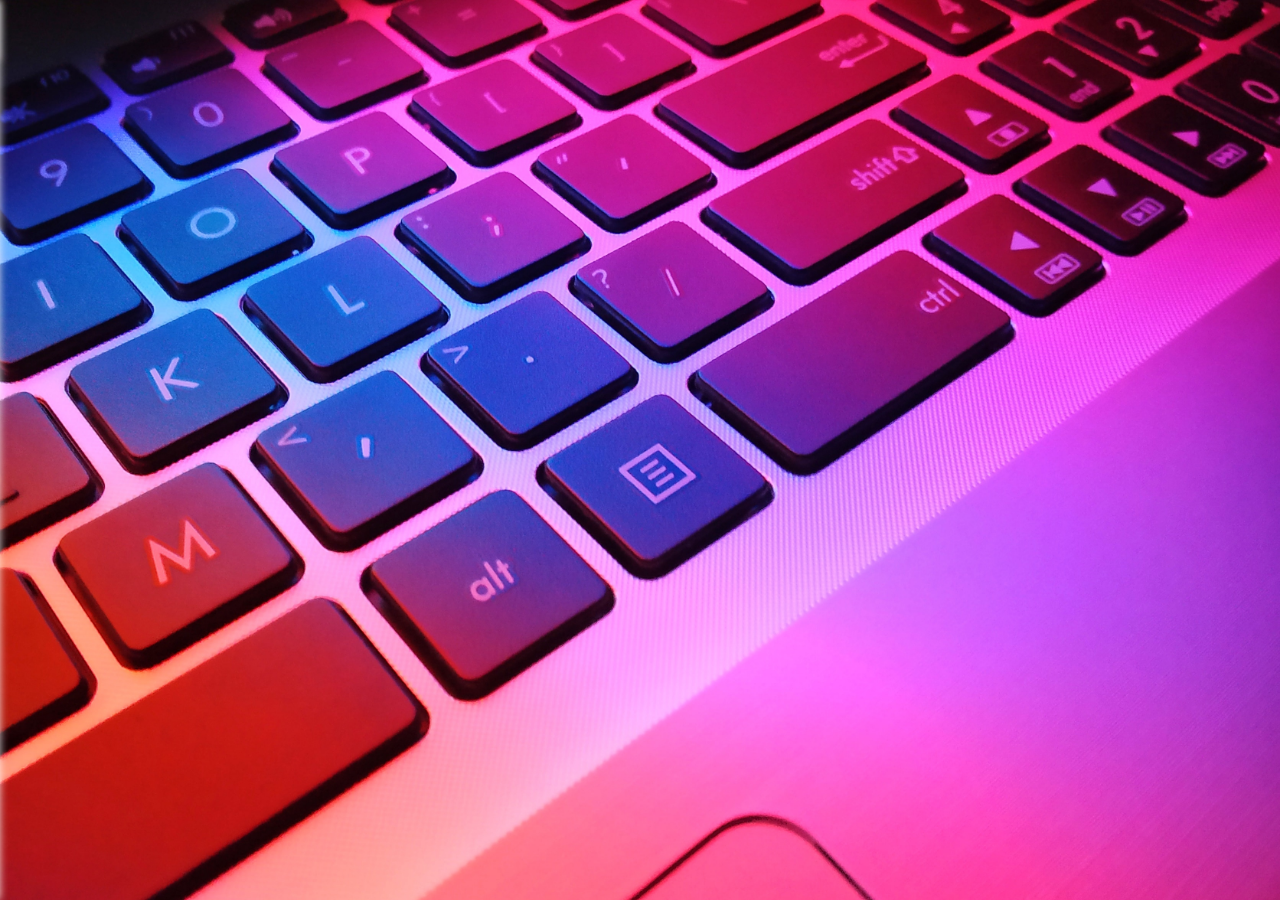
<file: Sidebar/Sidebar.html>
<!DOCTYPE html>
<html lang="en">
<head>
    <meta charset="UTF-8">
    <meta name="viewport" content="width=device-width, initial-scale=1.0">
    <title>Sidebar</title>
    <link rel="stylesheet" href="styles.css">
    <link rel="stylesheet" href="https://cdnjs.cloudflare.com/ajax/libs/font-awesome/6.5.1/css/all.min.css" integrity="sha512-DTOQO9RWCH3ppGqcWaEA1BIZOC6xxalwEsw9c2QQeAIftl+Vegovlnee1c9QX4TctnWMn13TZye+giMm8e2LwA==" crossorigin="anonymous" referrerpolicy="no-referrer" />
</head>
<body>
    <section>
        <input type="checkbox" id="check">
        <div class="btn1">
            <label for="check">
                <i class="fa-solid fa-bars"></i>
            </label>
        </div>
        <div class="sidebar">
            <div class="header">
                <a class="head-name" href="#">CodingLab</a>
                <div class="btn2">
                    <label for="check">
                        <i class="fa-solid fa-xmark"></i>
                    </label>
                </div>
            </div>
            <div class="content">
                <a class="" href="#">
                    <i class="fa-solid fa-qrcode"></i>
                    Dashboard
                </a>
                <a class="" href="#">
                    <i class="fa-solid fa-link"></i>
                    Shortcuts
                </a>
                <a class="" href="#">
                    <i class="fa-solid fa-stream"></i>
                    Overview
                </a>
                <a class="" href="#">
                    <i class="fa-solid fa-calendar-week"></i>
                    Events
                </a>
                <a class="" href="#">
                    <i class="fa-solid fa-question-circle"></i>
                    About
                </a>
                <a class="" href="#">
                    <i class="fa-solid fa-sliders-h"></i>
                    Services
                </a>
                <a class="" href="#">
                    <i class="fa-solid fa-phone-volume"></i>
                    Contact
                </a>
                <a class="" href="#">
                    <i class="fa-solid fa-comment"></i>
                    Feedback
                </a>
            </div>
            <div class="footer">
                <a href="#"><i class="fa-brands fa-facebook"></i></a>
                <a href="#"><i class="fa-brands fa-twitter"></i></a>
                <a href="#"><i class="fa-brands fa-instagram"></i></a>
                <a href="#"><i class="fa-brands fa-youtube"></i></a>
            </div>
        </div>
    </section>
</body>
</html>
</file>
<file: amazon/styles.css>
*{
    margin: 0px;
    font-family: Arial;
    border: border-box;
}
.navbar{
    height: 60px;
    background-color: #000000;
    color: white;
    display: flex;
    align-items: center;
    justify-content: space-evenly;
}
main{
    background-color: #dde1e1;
    padding-bottom: 50px;
}
/* logo box */

.nav-logo{
    height: 50px;
    width: 113px;
    padding: 1px 8px 0px 6px;
}
.logo{
    height: 100%;
    width: 100%;
    background-image: url("images/amazon_logo.jpg");
    background-size: cover;
}
.border,.panel-list div{
    border: 1.5px solid transparent;
}
.border:hover,.panel-list div:hover{
    border: 1.5px solid white;
}

/* address box */

.address-box{
    display: flex;
    height: 50px;
    padding-left: 10px;
    padding-right: 10px;
    justify-content: center;
    align-items: center;
}
.add-pin{
    padding: 18px 4px 1px 2px;
}
.add-first{
    font-size: 15px;
    color: #cccccc;
}
.add-second{
    font-size: 17px;
    font-weight: bold;
    color: #FFFFFF;
}

/* search box */

.nav-search{
    display: flex;
    justify-content: space-evenly;
    width: 1200px;
    height: 40px;
}
.select-item{
    background-color: #f3f3f3;
    width: 50px;
    text-align: center;
    border-top-left-radius: 4px;
    border-bottom-left-radius: 4px;
    border: none;
}
.search-item{
    width: 100%;
    border: none;
    font-size: 1rem;
    padding-left: 10px;
}
.search-item:focus{
    outline: none;
}
.search-icon{
    width: 45px;
    height: 40px;
    display: flex;
    justify-content: center;
    align-items: center;
    font-size: 1.2rem;
    background-color: #febd68;
    border-top-right-radius: 4px;
    border-bottom-right-radius: 4px;
    color: #000000;
}

.nav-search:hover{
    border: 2px solid orange;
    border-radius: 6px;
}

/* box 4 & 5 */

.nav-sign-in{
    display: flex;
    height: 50px;
    padding-left: 10px;
    padding-right: 10px;
    justify-content: center;
    align-items: center;
}
.nav-return{
    display: flex;
    height: 50px;
    padding-left: 10px;
    padding-right: 10px;
    justify-content: center;
    align-items: center;
}
.box1{
    font-size: 12px;
}
.box2{
    font-size: 14px;
    font-weight: bold;
}

/* box 6 */

.nav-cart{
    display: flex;
    height: 50px;
    padding-left: 10px;
    padding-right: 10px;
    justify-content: center;
    align-items: center;
}
.cart-box{
    display: flex;
    align-items: baseline;
}
.nav-cart i{
    font-size: 34px;
}
.cart{
    font-weight: 700;
}

/* panel */

.panel{
    height: 40px;
    background-color: #0f1111;
    font: 12px;
    color: white;
    display: flex;
    align-items: center;
}
.menu{
    display: flex;
    height: 50px;
    justify-content: center;
    align-items: center;
    margin-right: 4px;
    margin-left: 35px;
    padding: 0px 10px 0px 10px;
}
.menu i{
    font-size: 16px;
}
.all{
    font-size:16px;
    font-weight: bold;
}

/* panel list */

.panel-list{
    display: flex;
}
.panel-list a{
    color: white;
    text-decoration: none;
    padding-left: 10px;
    padding-right: 10px;
    font-size: 16px;
}
.panel-list div{
    height: 40px;
    display: flex;
    justify-content: center;
    align-items: center;
}

/* hero section */

.hero-section{
    background-image: url("images/heroImage.jpg");
    background-size: cover;
    height: 400px;
    display: flex;
    justify-content: center;
    align-items: flex-end;
}
.hero-msg a{
    text-decoration: none;
    color: #007185;
    font-size: 14px;
}
.hero-msg a:hover{
    color: #febd68;
    text-decoration: underline;
}
.hero-msg p{
    font-size: 14px;
    color: #0f1111;
}
.hero-msg-box{
    background-color: white;
    display: flex;
    justify-content: center;
    align-items: center;
    width: 97%;
    height: 20px;
    padding: 10px 14px 10px 14px;
    margin-bottom: 25px;
}

/* shop section */

.shop-section{
    display: flex;
    justify-content: space-between;
    margin-bottom: 50px;
    margin-left: 50px;
    margin-right: 50px;
}
.shop-box{
    height: 420px;
    width: 400px;
    background-color: #FFFFFF;
    position: relative;
    top: -10px;
    padding-top: 20px;
    padding-bottom: 15px;
}
.box{
    display: flex;
    flex-direction: column;
    justify-content: center;
    align-items: center;
    padding-left: 20px;
    padding-right: 20px;
}
.shop-box-img{
    width: 320px;
    height: 320px;
}
.img{
    width: 100%;
    height: 100%;
    object-fit: cover;
}
.box h2{
    width: 320px;
    display: flex;
    padding-bottom: 15px;
    font-size: 22px;
}
.box a{
    padding-top: 15px;
    width: 320px;
    display: flex;
    color: #007185;
    font-size: 18px;
    text-decoration: none;
}
.box a:hover{
    color: #febd68;
    text-decoration: underline;
}

/* footer */

.back-to-top{
    background-color: #232f3e;
    height: 20px;
    font-size: 16px;
    padding: 15px;
    color: white;
    display: flex;
    position: relative;
    top: -50px;
    justify-content: center;
    align-items: center;
}
.foot-contact-us{
    background-color: #0f1111;
    height: 400px;
    position: relative;
    top: -50px;
    display: flex;
    justify-content: space-evenly;
    padding-top: 40px;
}
.foot-box{
    color: white;
}
h4{
    margin-left: 40px;
    font-size: 18px;
}
ul{
    list-style-type: none;
    padding-top: 8px;
}
li{
    padding-top: 5px;
    padding-bottom: 5px;
    font-size: 14px;
}
li a{
    color: white;
    text-decoration: none;
}
.foot-amazon{
    position: relative;
    top: -50px;
    background-color: #000000;
    display: flex;
    justify-content: center;
    align-items: center;
    height: 70px;
}
.foot-logo{
    height: 23px;
    width: 76px;
    object-fit: cover;
}
li a:hover{
    text-decoration: underline;
}
</file>
<file: Simple Website/styles.css>
@import url('https://fonts.googleapis.com/css2?family=Poppins:wght@200;400;500&display=swap');
*{
    margin: 0;
    padding: 0;
    font-family: 'Poppins', sans-serif;
    box-sizing: border-box;
}
header{
    display: flex;
    padding-left: 50px;
    padding-right: 50px;
    justify-content: space-between;
    align-items: center;
    height: 50px;
    background-color: black;
    color: white;
}
.header-links{
    display: flex;
    justify-content: space-between;

}
header a{
    color: white;
    text-decoration: none;
    font-size: 12px;
    font-weight: 700;
    width: 70px;
    display: flex;
    justify-content: center;
    align-items: center;
}
header a:hover{
    background-color: white;
    height: 30px;
    width: 70px;
    color: black;
    border-radius: 5px;
    transition: 0.2s;
}
main{
    background-image: url("image.jpg");
    min-height: 92vh;
    width: 100%;
    background-size: cover;
    display: flex;
    flex-direction: column;
    justify-content: center;
    align-items: center;
    color: white;
}
main h1{
    font-size: 40px;
}
.buttons{
    margin-top: 20px;
}
.learnMore{
    border: 2px solid white;
    background-color: transparent;
    color: white;
    width: 110px;
    height: 35px;
    border-radius: 3px;
    font-size: 13px;
    font-weight: 600;
    margin-right: 10px;
}
.learnMore:hover{
    background-color: white;
    color: black;
}
.subscribe{
    background-color: white;
    color: black;
    width: 110px;
    height: 35px;
    border-radius: 3px;
    font-size: 13px;
    font-weight: 600;
    margin-left: 10px;
    border: 2px  solid white;
}
.subscribe:hover{
    background-color: transparent;
    color: white;
}
</file>
<file: Credit Card/styles.css>
*{
    font-family: Arial;
    margin: 0;
    padding: 0;
    box-sizing: border-box;
}
section{
    background-color: rgb(235, 245, 254);
    min-height: 100vh;
    width: 100%;
    display: flex;
    justify-content: center;
    align-items: center;
}
.card{
    background-image: url("bg.png");
    height: 290px;
    width: 450px;
    background-size: cover;
    border-radius: 30px;
    padding: 30px;
    position: relative;
    color: white;
}
header{
    display: flex;
    justify-content: space-between;
}
header p{
    font-size: 20px;
    font-weight: 500;
    position: absolute;
    margin-left: 80px;
    margin-top: 6px;
}
.logo{
    width: 65px;
}
.chip{
    width: 65px;
}
h4{
    font-weight: 500;
    position: absolute;
    top: 130px;
}
.number{
    position: absolute;
    bottom: 110px;
    font-size: 25px
}
.name{
    position: absolute;
    bottom: 28px;
    font-size: 25px;
}
.date{
    position: absolute;
    bottom: 30px;
    right: 39px;
    font-size: 24px;
}
.valid{
    position: absolute;
    bottom: 65px;
    right: 25px;
    font-weight: 590;
    font-size: 17px;
}
</file>
<file: E-comerce Website HTML CSS JS/styles.css>
@import url('https://fonts.googleapis.com/css2?family=Poppins:wght@400;500&display=swap');
*{
    font-family: 'Poppins', sans-serif;
    margin: 0px;
    padding: 0px;
    box-sizing: border-box;
}
h1{
    font-size: 50px;
    line-height: 64px;
    color: #222;
}
h2{
    font-size: 46px;
    line-height: 54px;
    color: #222;
}
h4{
    font-size: 20px;
    color: #222;
}
h6{
    font-weight: 700;
    font-size: 12px;
}
p{
    font-size: 16px;
    color: #465b52;
    margin: 15px 0 20px 0;
}
a{
    text-decoration: none;
    
}
.section-p1{
    padding: 40px 80px;
}
.section-m1{
    margin: 40px 0;
}
button.normal{
    font-size: 14px;
    font-weight: 600;
    padding: 15px 30px;
    color: #000;
    background-color: #fff;
    border-radius: 4px;
    cursor: pointer;
    border: none;
    outline: none;
    transition: 0.2s;
}
button.white{
    font-size: 13px;
    font-weight: 600;
    padding: 11px 80px;
    color: #fff;
    background-color: transparent;
    cursor: pointer;
    border: 1px solid #fff ;
    outline: none;
    transition: 0.2s;
}
body{
    width: 100%;
}
header{
    height: 60px;
    display: flex;
    justify-content: space-between;
    align-items: center;
    padding: 20px 80px;
    background-color: #e3e6f3;
    box-shadow: 0 5px 15px rgba(0, 0, 0, 0.06);
    z-index: 100;
    position: sticky;
    top: 0;
    left: 0 ;
}
.navbar a{
    padding: 0px 20px;
    font-size: 16px;
    font-weight: 600;
    color: #1b4638;
    transition: 0.1s ease;
    position: relative;
    margin: 2px;
}
.navbar a:hover,
.navbar a.active{
    background-color: #3ab075;
    color: white;
    padding: 10px 20px;
    border-radius: 10px;
}
.menu{
    font-size: 20px;
    color: #1b4638;
    display: none;
}
#check{
    display: none;
}
.sidebar{
    position: fixed;
    background-color: #fff;
    top: 0px;
    bottom: 0px;
    right: 0px;
    width: 300px;
    font-size: 30px;
    z-index: 100;
    right: -300px;
    transition: all 0.2s linear;
}
.sidebar-menu{
    padding: 10px 10px;
    width: 300px;
    display: flex;
    flex-direction: column;
    justify-content: center;
    align-items: center;
    margin: 30px 5px;
    font-weight: 500;
}
.sidebar-menu a{
    color: #1b4638;
}
.sidebar-menu.active,
.sidebar-menu a.active{
    background-color: #3ab075;
    color: white;
    padding: 10px 20px;
}
.welcome{
    padding: 15px 10px;
    display: flex;
    flex-direction: row;
    justify-content: space-between;
    align-items: center;
    width: 260px;
    border-bottom: solid 1px grey;
    margin: 10px 10px;
    font-weight: 600;
}
#check:checked ~ .sidebar{
    right: 0px;
    transition: all 0.2s linear;
}
@media(max-width:1070px){
    .navbar{
        display: none;
    }
    .menu{
        display: contents;
    }
}

.hero{
    background-image: url("img/hero4.png");
    height: 90vh;
    width: 100%;
    background-size: cover;
    background-position: top 25% right 0;
    padding: 0 80px;
    display: flex;
    flex-direction: column;
    justify-content: center;
    align-items: flex-start;
}
.hero h4{
    padding-bottom: 15px;
}
.hero h1{
    color: #3ab075;
}
.hero button{
    background-color: #3ab075;
    color: #ffff;
    border: 0;
    padding: 14px 80px 14px 65px;
    background-repeat: no-repeat;
    cursor: pointer;
    font-weight: 700;
    font-size: 20px;
    border-radius: 10px;
}
.hero button:hover{
    background-color: #339e69;
    transition: all ease 0.2s;
}
#features{
    display: flex;
    justify-content: space-between;
    align-items: center;
}
#features .fe-box{
    width: 180px;
    text-align: center;
    padding: 25px 15px;
    box-shadow: 20px 20px 34px rgba(0, 0, 0, 0.03);
    border: 1px solid #cce7d0;
    border-radius: 4px;
    margin: 15px 0;
}
#features .fe-box{
    box-shadow: 10px 10px 54px rgba(70, 62, 221, 0.1);
}
#features .fe-box img{
    width: 100%;
    margin-bottom: 10px;
}
#features .fe-box h6{
    display: inline-block;
    padding: 9px 8px 6px 8px;
    line-height: 1;
    border-radius: 4px;
    color: #088178;
    background-color: #fddde4;
}

#product1{
    text-align: center;
}
#product1 .pro-container{
    display: flex;
    flex-wrap: wrap;
    justify-content: space-between;
    padding-top: 20px;
}
#product1 .pro{
    width: 23%;
    min-height: 250px;
    padding: 10px 12px;
    border: 1px solid #cce7d0;
    border-radius: 25px;
    cursor: pointer;
    box-shadow: 20px 20px 30px rgba(0, 0, 0, 0.02);
    margin: 15px 0;
    transition: 0.2s ease;
    position: relative;
}
#product1 .pro:hover{
    box-shadow: 20px 20px 30px rgba(0, 0, 0, 0.06);
}
#product1 .pro img{
    width: 100%;
    border-radius: 20px ;
}
#product1 .pro .des{
    text-align: start;
    padding: 10px 0;
}
#product1 .pro .des span{
    color: #606063;
    font-size: 12px;
}
#product1 .pro .des h5{
    padding-top: 7px;
    color: #1a1a1a;
    font-size: 14px;
}
#product1 .pro .des i{
    font-size: 12px;
    color: rgb(243, 181, 25);
}
#product1 .pro .des h4{
    padding-top: 7px;
    font-size: 15px;
    font-weight: 700;
    color: #088178 ;
}
#product1 .pro .cart{
    width: 40px;
    height: 40px;
    line-height: 40px;
    border-radius: 50px;
    background-color: #e8f6ea;
    font-weight: 500;
    color: #088178;
    border: 1px solid #cce7d0;
    position: absolute;
    bottom: 20px;
    right: 10px;
}

.banner{
    display: flex;
    flex-direction: column;
    justify-content: center;
    align-items: center;
    text-align: center;
    background-image: url("img/banner/b2.jpg");
    width: 100%;
    height: 40vh;
    background-position: center;
    background-size: cover;
}
.banner h4{
    color: #fff;
    font-size: 16px;
     
}
.banner h2{
    color: #fff;
    font-size: 30px;
    padding:  10px 0;
     
}
.banner h2 span{
    color: #ef3636 ;
     
}
.banner button:hover{
    background-color: #088178;
    color: #fff;
}

.sm-banner{
    display: flex;
    justify-content: space-between;
    flex-wrap: wrap;
}
.sm-banner .banner-box{
    display: flex;
    flex-direction: column;
    justify-content: center;
    align-items: flex-start;
    background-image: url("img/banner/b17.jpg");
    min-width: 850px;
    height: 50vh;
    background-position: center;
    background-size: cover;
    padding: 30px;
}
.sm-banner h4{
    color: #fff;
    font-size: 20px;
    font-weight: 300;
}
.sm-banner h2{
    color: #fff;
    font-size: 28px;
    font-weight: 800;
}
.sm-banner span{
    color: #fff;
    font-size: 14px;
    font-weight: 500;
    padding-bottom: 15px;
}
.sm-banner .banner-box:hover button{
    background-color: #088178;
    border: 1px solid #088178 ;
}

.banner3 .banner-box{
    display: flex;
    flex-direction: column;
    justify-content: center;
    align-items: flex-start;
    background-image: url("img/banner/b7.jpg");
    min-width: 32%;
    height: 30vh;
    background-position: center;
    background-size: cover;
    padding: 20px;
    margin-bottom: 20px;
}
.banner3 h2{
    color: #fff;
    font-weight: 800;
    font-size: 22px ;
}
.banner3{
    display: flex;
    justify-content: space-between;
    flex-wrap: wrap;
    padding: 0 80px;
}
.banner3 h3{
    color: #ec544e;
    font-weight: 800;
    font-size: 15px ;
}

.page-header{
    background-image: url("img/banner/b1.jpg");
    width: 100%;
    height: 40vh;
    background-size: cover;
    display: flex;
    justify-content: center;
    align-items: center;
    flex-direction: column;
    padding: 14px;
}
.page-header h2,
.page-header p{
    color: #fff;
}

.prodetails .single-proimage{
    width: 40%;
    margin-right: 50px;
}
.small-img-group{
    display: flex;
    justify-content: space-between;
}
.small-img-col{
    flex-basis: 24%;
    cursor: pointer;
}


.prodetails{
    display: flex;
    margin-top: 20px;
}
.prodetails .single-pro-details{
    width: 50%;
    padding-top: 30px;
}
.prodetails .single-pro-details h4{
    padding: 40px 0 20px 0;
}
.prodetails .single-pro-details h2{
    font-size: 26px;
}
.prodetails .single-pro-details select{
    display: block;
    padding: 5px 10px;
    margin-bottom: 10px;
}
.prodetails .single-pro-details input{
    width: 50px;
    height: 47px;
    padding-left: 10px;
    font-size: 16px;
    margin-right: 10px;
}
.prodetails .single-pro-details button{
    background-color: #088178;
    color: #fff;
}

#cart table{
    width: 100%;
    border-collapse: collapse;
    white-space: nowrap;
    table-layout: fixed;
}
#cart table thead{
    border: 1px solid #e2e9e1;
    border-left: none;
    border-right: none ;
}
#cart table thead td{
    font-weight: 700;
    text-transform: uppercase;
    font-size: 13px;
    padding: 18px 0;
}
#cart table tbody tr td{
    padding: 15px;
}
#cart table img{
    width: 70px;
}
#cart table td:nth-child(1){
    width: 100px;
    text-align: center;
}
#cart table td:nth-child(2){
    width: 150px;
    text-align: center;
}
#cart table td:nth-child(3){
    width: 250px;
    text-align: center;
}
#cart table td:nth-child(4),
#cart table td:nth-child(5),
#cart table td:nth-child(6){
    width: 150px;
    text-align: center;
}
#cart table td:nth-child(5) input{
    width: 70px;
    padding: 10px 5px 10px 15px;
}

#cart-add{
    display: flex;
    flex-wrap: wrap;
    justify-content: space-between;
}
#coupon{
    width: 50%;
    margin-bottom: 30px
}
#coupon h3,
#subtotal h3{
    padding-bottom: 15px;
}
#coupon input{
    padding: 10px 20px;
    outline: none;
    width: 60%;
    margin-right: 10px;
    border: 1px solid #e2e9e1;
}
#coupon button,
#subtotal button{
    background-color: #088178;
    color: #fff;
    padding: 12px 20px;
}

#subtotal{
    width: 50%;
    margin-bottom: 30px;
    border: 1px solid #e2e9e1;
    padding: 30px;
}
#subtotal table{
    border-collapse: collapse;
    width: 100%;
    margin-bottom: 20px;
}
#subtotal table td{
    width: 50%;
    border: 1px solid #e2e9e1;
    padding: 10px;
    font-size: 13px;
}
</file>
<file: Flipping Card UI/styles.css>
@import url('https://fonts.googleapis.com/css2?family=Poppins:wght@500&display=swap');
*{
    font-family: 'Poppins', sans-serif;
    margin: 0;
    padding: 0;
    box-sizing: border-box;
    color: white;
}
body{
    background-color: #121321;
}
section{
    min-height: 100vh;
    width: 100%;
    position: relative;
    display: flex;
    justify-content: center;
    align-items: center;
    perspective: 1000px;
}
.circle1{
    width: 240px;
    height: 240px;
    background: linear-gradient(90deg,#9c27b0, #f3f5f5);
    border-radius: 50%;
    transform: translate(-100px,-100px);
}
.circle2{
    width: 240px;
    height: 240px;
    background: linear-gradient(90deg, #f3f5f5,#9c27b0);
    border-radius: 50%;
    transform: translate(100px,100px);
}
.container{
    width: 400px;
    height: 260px;
    position: absolute;
    transition: 0.6s;
    transform-style: preserve-3d;
    backface-visibility: hidden;
}
.card{
    width: 400px;
    height: 260px;
    background-color: rgba(255, 255, 255, 0.18);
    position: absolute;
    border-radius: 25px;
    backdrop-filter: blur(25px);
    padding: 32px;
    backface-visibility: hidden;
}
.container:hover{
    transform: rotateY(180deg);
}
.front-side img{
    width: 48px;

}
.chip{
    width: 50px;
}
h5{
    font-size: 16px;
    font-weight: 400;
    position: absolute;
    left: 90px;
}
.head{
    display: flex;
    justify-content: space-between;
}
h6{
    position: absolute;
    bottom: 125px;
    font-size: 12px;
    font-weight: 200;
}
.number{
    position: absolute;
    bottom: 90px;
    font-size: 20px;
}
.name{
    position: absolute;
    bottom: 30px;
    font-size: 18px;
    font-weight: 300;
}
.valid{
    position: absolute;
    bottom: 55px;
    right: 32px;
    font-size: 12px;
}
.date{
    position: absolute;
    bottom: 30px;
    right: 32px;
    font-size: 18px;
}
.back-side{
    transform: rotateY(180deg);
}
.back-side h6{
    position: absolute;
    top: 20px;
    font-size: 8px;

}
.magnetic-strip{  
    position: absolute;
    top: 45px;
    left: 0;
    right: 0;
    background: #000;
    height: 45px;
    width: 100%;
}
.signature{
    position: absolute;
    top: 110px;
    background-color: white;
    height: 40px;
    left: 30px;
    right: 88px;
    display: flex;
    justify-content: flex-end;
    align-items: center;
    border-radius: 6px;
    background: repeating-linear-gradient(
    #fff,
    #fff 3px,
    #efefef 0px,
    #efefef 9px
  );
}
i{
    color: #000;
    margin-right: -39px;
    background-color: white;
    font-size: 15px;
    display: flex;
    justify-content: center;
    align-items: center;
    width: 42px;
    border-radius: 4px;
}
.back-side p{
    position: absolute;
    bottom: 15px;
    font-size: 9px;
    margin: 10px;
}
</file>
<file: Login Page/styles.css>
*{
    margin: 0px;
    padding: 0px;
    font-family: Arial, Helvetica, sans-serif;
    box-sizing: border-box;
}
body{
    overflow: hidden;
}
.container{
    background: #1abc9c;
    min-height: 100vh;
    width: 100%;
    display: flex;
    justify-content: center;
    align-items: center;
}
section{
    height: 334px;
    border-radius: 5px;
    width: 320px;
}
h2{
    font-size: 34px;
    color: white;
}
header{
    border-top-left-radius: 5px;
    border-top-right-radius: 5px;
    background-color: #16a085;
    display: flex;
    justify-content: center;
    align-items: center;
    height: 70px;
}
.login{
    display: flex;
    flex-direction: column;
}
form{
    background-color: white;
    height: 260px;
    display: flex;
    flex-direction: column;
    align-items: center;
    justify-content: center;
    position: relative;
    border-bottom-left-radius: 5px;
    border-bottom-right-radius: 5px;
}
.user{
    background-color: #16a085;
    color: white;
    width: 30px;
    height: 30px;
    display: flex;
    justify-content: center;
    align-items: center;
    border-top-left-radius: 3px;
    border-bottom-left-radius: 3px;
}
.lock{
    background-color: #16a085;
    color: white;
    width: 30px;
    height: 30px;
    display: flex;
    justify-content: center;
    align-items: center;
    border-top-left-radius: 3px;
    border-bottom-left-radius: 3px;
}
.passwordContainer{
    display: flex;
    padding: 5px;
    position: absolute;
    top: 75px;
}
.emailContainer{
    display: flex;
    padding: 5px;
    position: absolute ;
    top: 28px;;
}
.email{
    padding-left: 10px;
    width: 250px;
    border: 1px solid rgba(0, 0, 0, 0.25);
    border-top-right-radius: 3px;
    border-bottom-right-radius: 3px;
}
.email:focus{
    outline: none;
    border: 2px solid #16a085;
}
.email::placeholder{
    color: #999;
}
.password{
    padding-left: 10px;
    width: 250px;
    border: none;
    border: 1px solid rgba(0, 0, 0, 0.25);
    border-top-right-radius: 3px;
    border-bottom-right-radius: 3px;
}
.password:focus{
    outline: none;
    border: 2px solid #16a085;
}
.password::placeholder{
    color: #999;
}
.forgot{
    color: #16a085;
    text-decoration: none;
    position: absolute;
    top: 120px;
    left: 20px;
}
.forgot:hover{
    text-decoration: underline;
}
.btn{
    font-size: 18px;
    color: white;
    background-color: #16a085;
    border: none;
    width: 280px;
    height: 30px;
    position: absolute;
    bottom: 65px;
    left: 20px;
    display: flex;
    justify-content: center;
    align-items: center;
    border-radius: 4px;
}
.btn:hover{
    background-color: #097962;
}
.signup-container{
    display: flex;
    position: absolute;
    bottom: 20px;
    align-items: center;
}
span{
    padding: 5px;
}
.signup-container a{
    text-decoration: none;
    color: #16a085;
}
.signup-container a:hover{
    text-decoration: underline;
}
</file>
<file: Profile Card/styles.css>
*{
    font: arial;
    box-sizing: border-box;
}
body{
    background-color: #f4f4f4;
    display: flex;
    justify-content: center;
}
main{
    margin-top: 200px;
    box-shadow: 0 5px 10px rgba(0,0,0,0.3);
    border-radius: 25px;
}
.box1{
    background-color: #4070f4;
    width: 450px;
    height: 180px;
    border-top-right-radius: 25px;
    border-top-left-radius: 25px;
    display: flex;
    justify-content: center;
}
.box2{
    background-color: white;
    width: 450px;
    height: 350px;
    border-bottom-left-radius: 25px;
    border-bottom-right-radius: 25px;
}
.img{
    height: 190px;
    width: 190px;
    object-fit: cover;
    border-radius: 50%;
    border: 3px solid white;
}
.img-container{
    height: 198px;
    width: 198px;
    border: 4px solid #4070f4;
    position: relative;
    top: 20px;
    border-radius: 50%;
}
.name{
    font-weight: 600;
    font-size: 25px;
    position: relative;
    top: 40px;
    display: flex;
    justify-content: center;
}
.youtube-box{
    opacity: 0.7;
    font-weight: 100px;
    font-size: 20px;
    position: relative;
    top: 40px;
    display: flex;
    justify-content: center;
}
.connect{
    position: relative;
    top: 60px;
    display: flex;
    justify-content: center;
}
.facebook{
    text-decoration: none;
    background-color: #1877F2;
    width: 40px;
    height: 40px;
    display: flex;
    justify-content: center;
    align-items: center;
    color: white;
    border-radius: 50%;
    margin-left: 15px;
    margin-right: 15px;
}
.twitter{
    text-decoration: none;
    background-color: #26a7de;
    width: 40px;
    height: 40px;
    display: flex;
    justify-content: center;
    align-items: center;
    color: white;
    border-radius: 50%;
    margin-left: 15px;
    margin-right: 15px;
}
.instagram{
    text-decoration: none;
    background-color: #d62976;
    width: 40px;
    height: 40px;
    display: flex;
    justify-content: center;
    align-items: center;
    color: white;
    border-radius: 50%;
    margin-left: 15px;
    margin-right: 15px;
}
.youtube{
    text-decoration: none;
    background-color: #e62117;
    width: 40px;
    height: 40px;
    display: flex;
    justify-content: center;
    align-items: center;
    color: white;
    border-radius: 50%;
    margin-left: 15px;
    margin-right: 15px;
}
.subscribe-box{
    display: flex;
    position: relative;
    top: 100px;
    justify-content: center;
}
.subscribe{
    display: flex;
    justify-content: center;
    align-items: center;
    background-color: #4070f4;
    width: 138px;
    height: 38px;
    border-radius: 17px;
    margin-left: 15px;
    margin-right: 15px;
}
.subscribe a{
    text-decoration: none;
    color: white;
    font-size: 18px;
}
.message{
    display: flex;
    justify-content: center;
    align-items: center;
    color: white;
    background-color: #4070f4;
    width: 138px;
    height: 38px;
    border-radius: 17px;
    font-size: 18px;
    margin-left: 15px;
    margin-right: 15px;
}
.message a{
    text-decoration: none;
    color: white;
    font-size: 18px;
}
.likes-box{
    display: flex;
    position: relative;
    top: 150px;
    justify-content: center;
}
.likes-box i{
    padding-left: 15px;
    padding-right: 15px;
    font-size: 16px;
}
</file>
<file: Sidebar/styles.css>
*{
    margin: 0px;
    padding: 0px;
    font-family: Arial, Helvetica, sans-serif;
}
section{
    background-image: url("bg.jpg");
    min-height: 100vh;
    width: 100%;
    background-size: cover;
    position: relative; 
}
.btn1 i{
    color: white;
    font-size: 30px;
    position: absolute;
    top: 16px;
    left: 16px;
    font-weight: 700;
    cursor: pointer;
    transition: all 0.5s linear;
    visibility: visible;
}
.sidebar{
    min-height: 100vh;
    width: 300px;
    background-color: rgba(255, 255, 255, 0.2);
    box-shadow: 0 0 8px rgba(255, 255, 255, 0.8);
    margin-right: 2px;
    left: -300px;
    position: absolute;
    transition: all 0.3s linear;
}
.header{
    display: flex;
    padding: 25px;
    position: relative;
    height: 10px;
    box-shadow: 0 0 8px rgba(255, 255, 255, 0.5);
}
.btn2 i{
    color: black;
    font-size: 25px;
    position: absolute;
    right: 25px;
    top: 16px;
}
.head-name{
    font-size: 26px;
    font-weight: 600;
    position: absolute;
    left: 55px;
    color: white;
    top: 14px;
    text-decoration: none;
}
.content{
    margin-top: 20px;
    display: flex;
    flex-direction: column;
}
.content a,.content i{
    color: white;
    text-decoration: none;
    font-size: 22px;
    padding: 10px;
    font-weight: 600;
}
.content a:hover{
    border-left: 3px solid #fff;
    box-shadow: 0 0 4px rgba(255, 255, 255, 0.5);
    transition: all 0.2s linear;
}
.footer{
    position: absolute;
    color: white;
    font-size: 22px;
    display: flex;
    bottom: 20px;
    left: 70px;
}
.footer a{
    padding: 7px;
    color: #fff;
    text-decoration: none;
    opacity: 0.6;
    transition: all 0.2s linear; 
}
.footer a:hover{
    opacity: 1;
}
#check{
    display: none;
}
#check:checked ~ .sidebar{
    left: 0px;
    transition: all 0.2s linear;
}
#check:checked ~ .btn1{
    opacity: 0;
    transition: all 0.1s linear;
}
</file>
